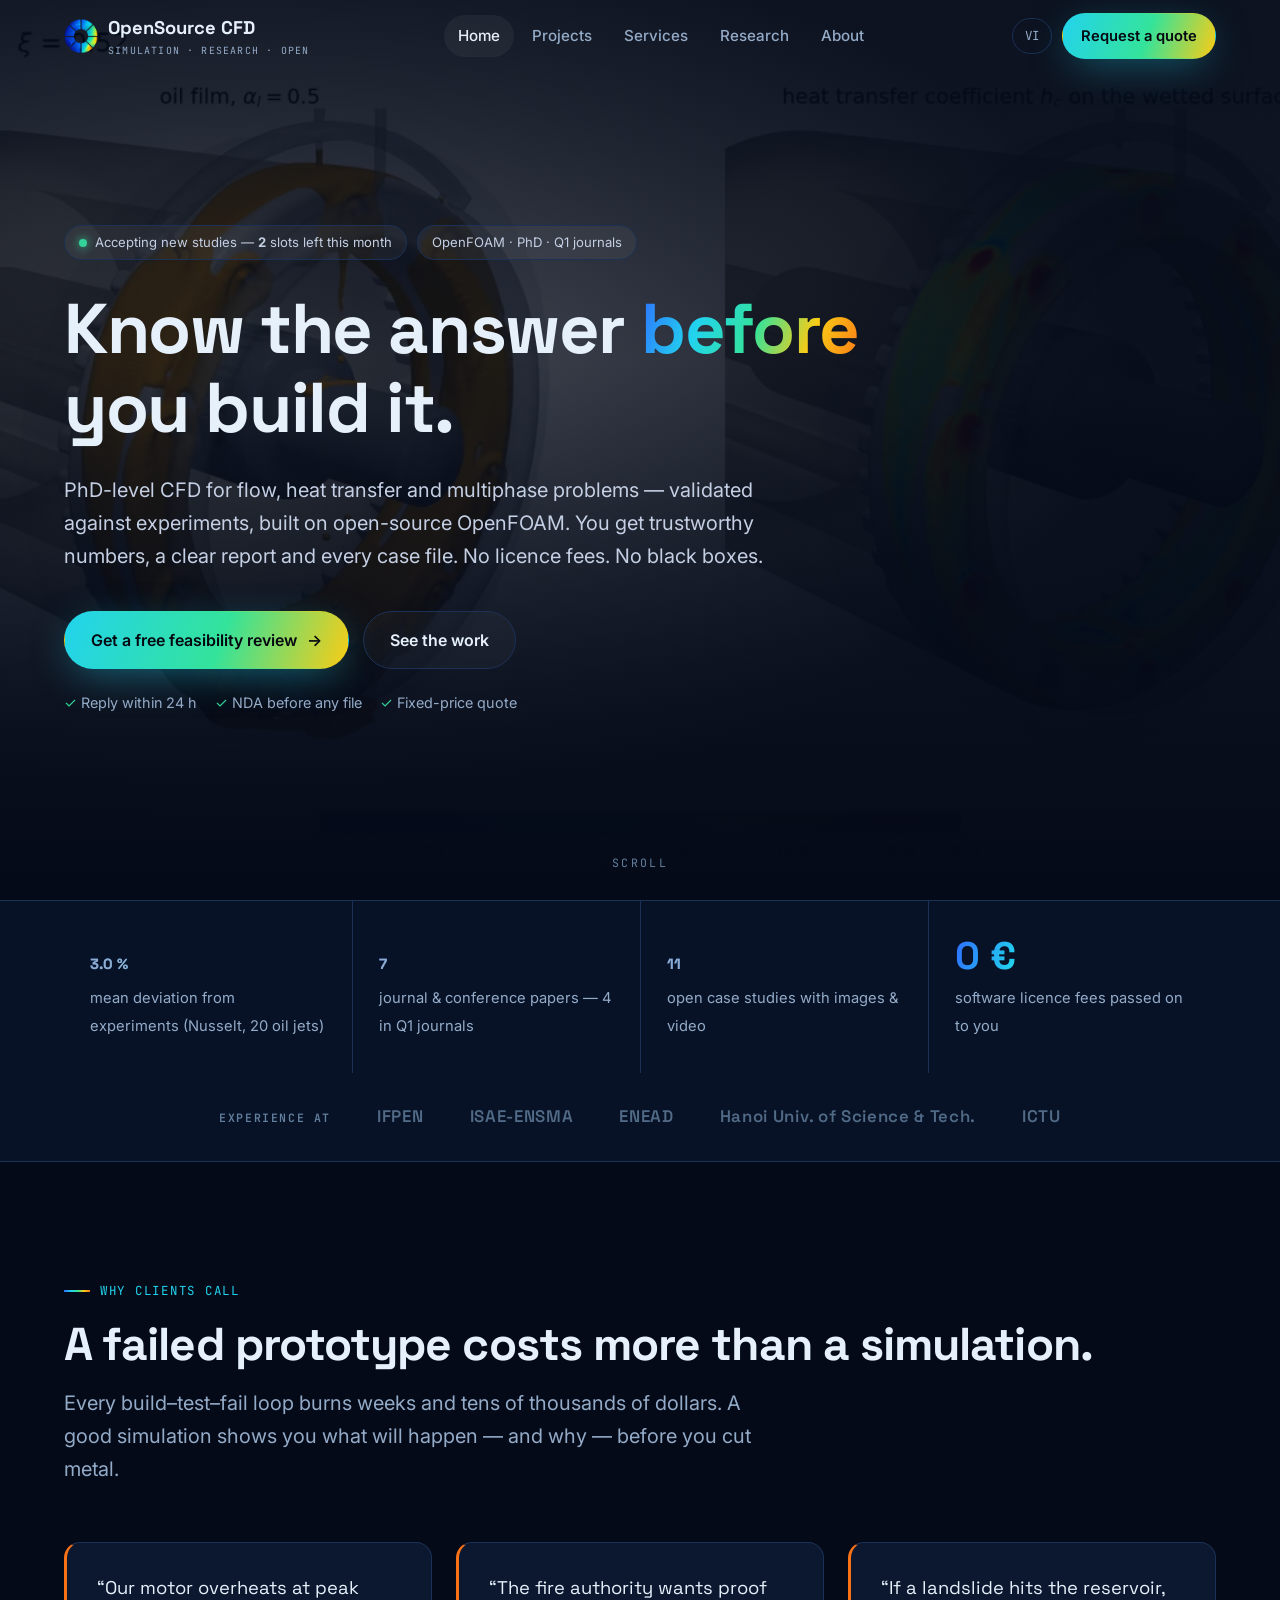
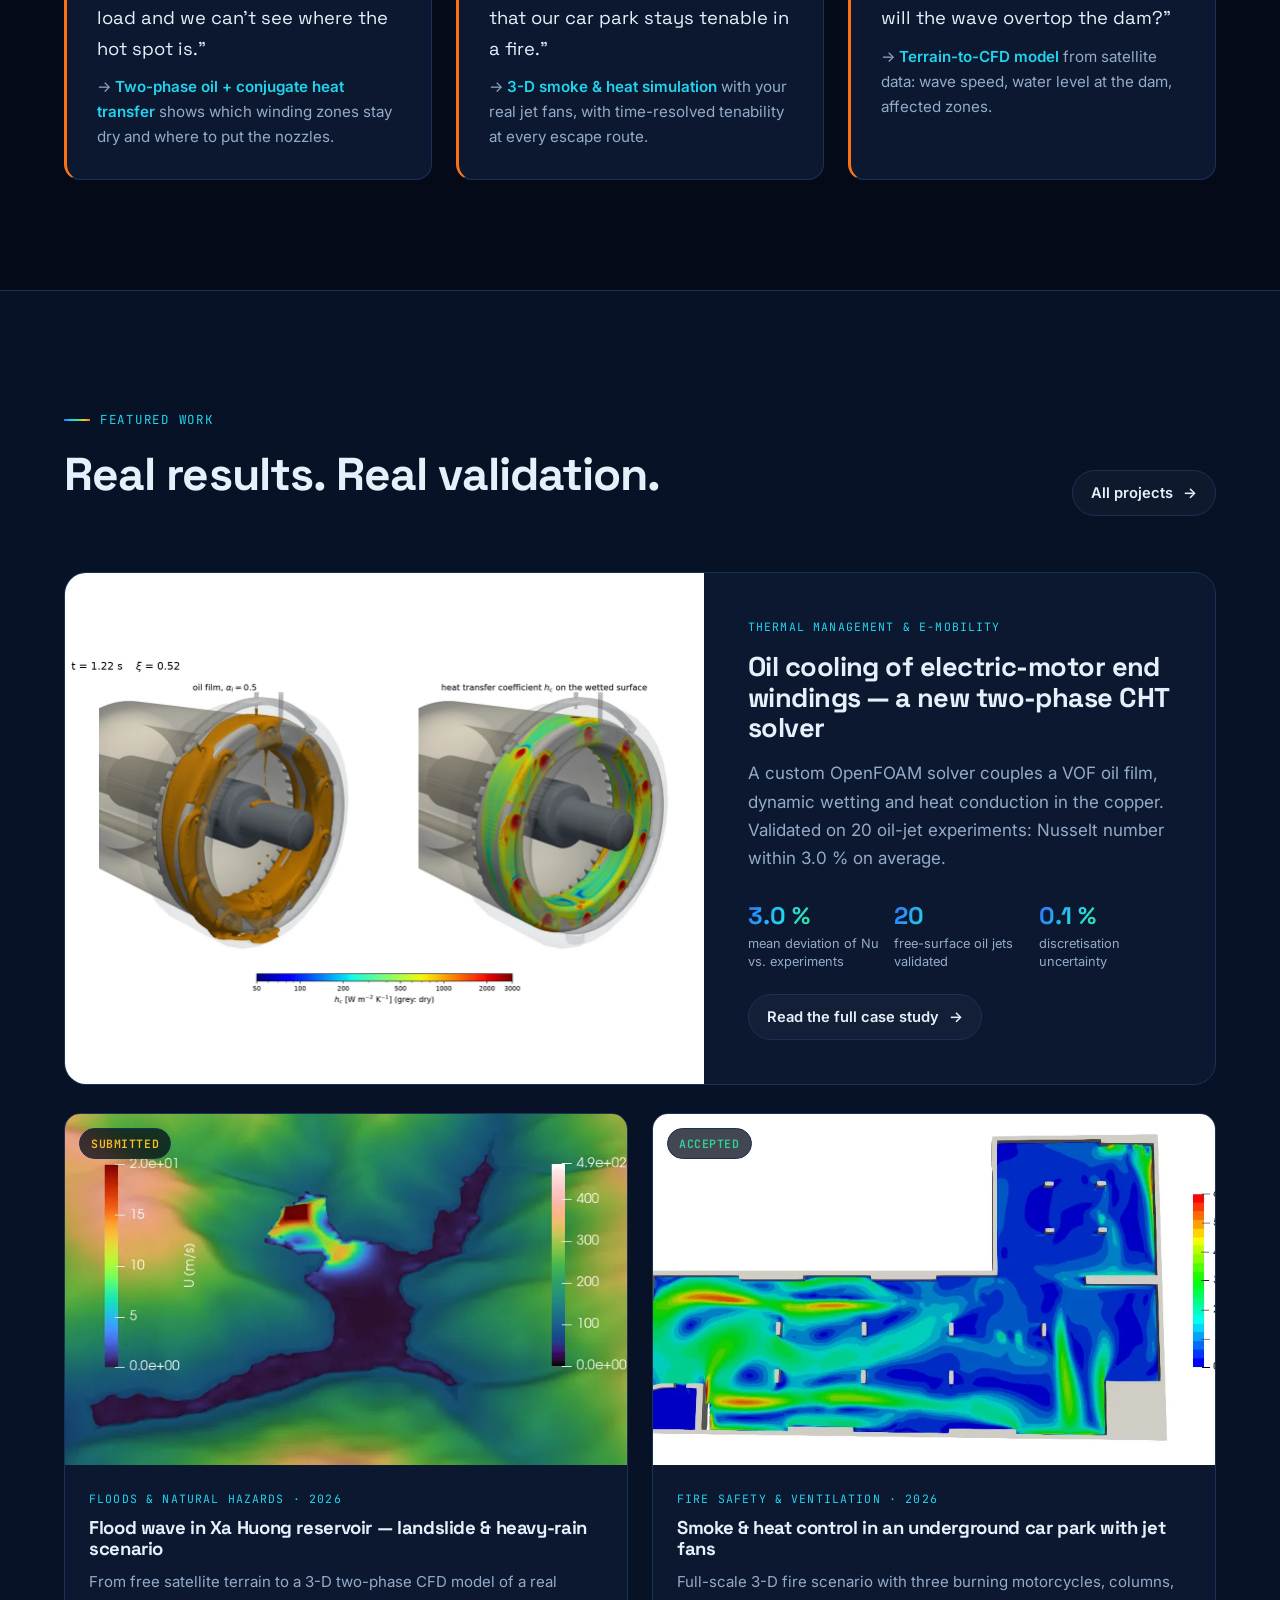
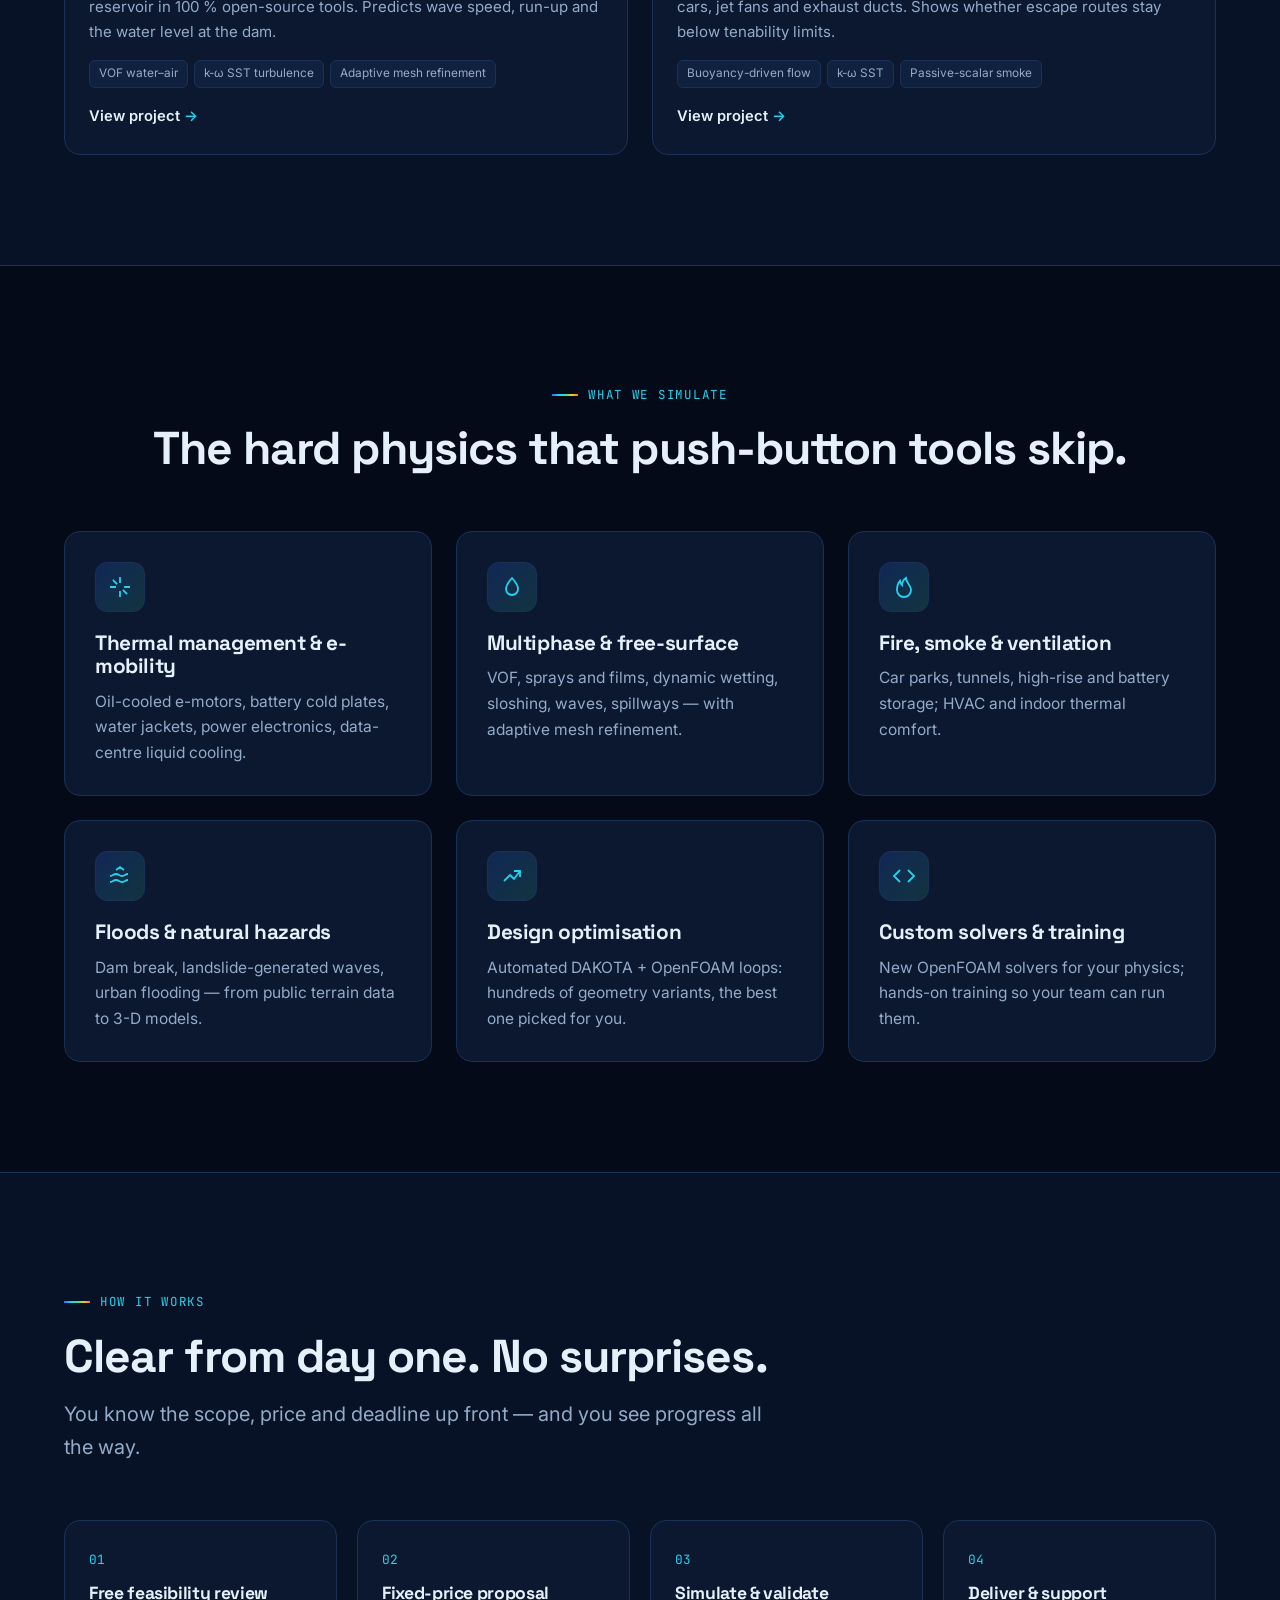
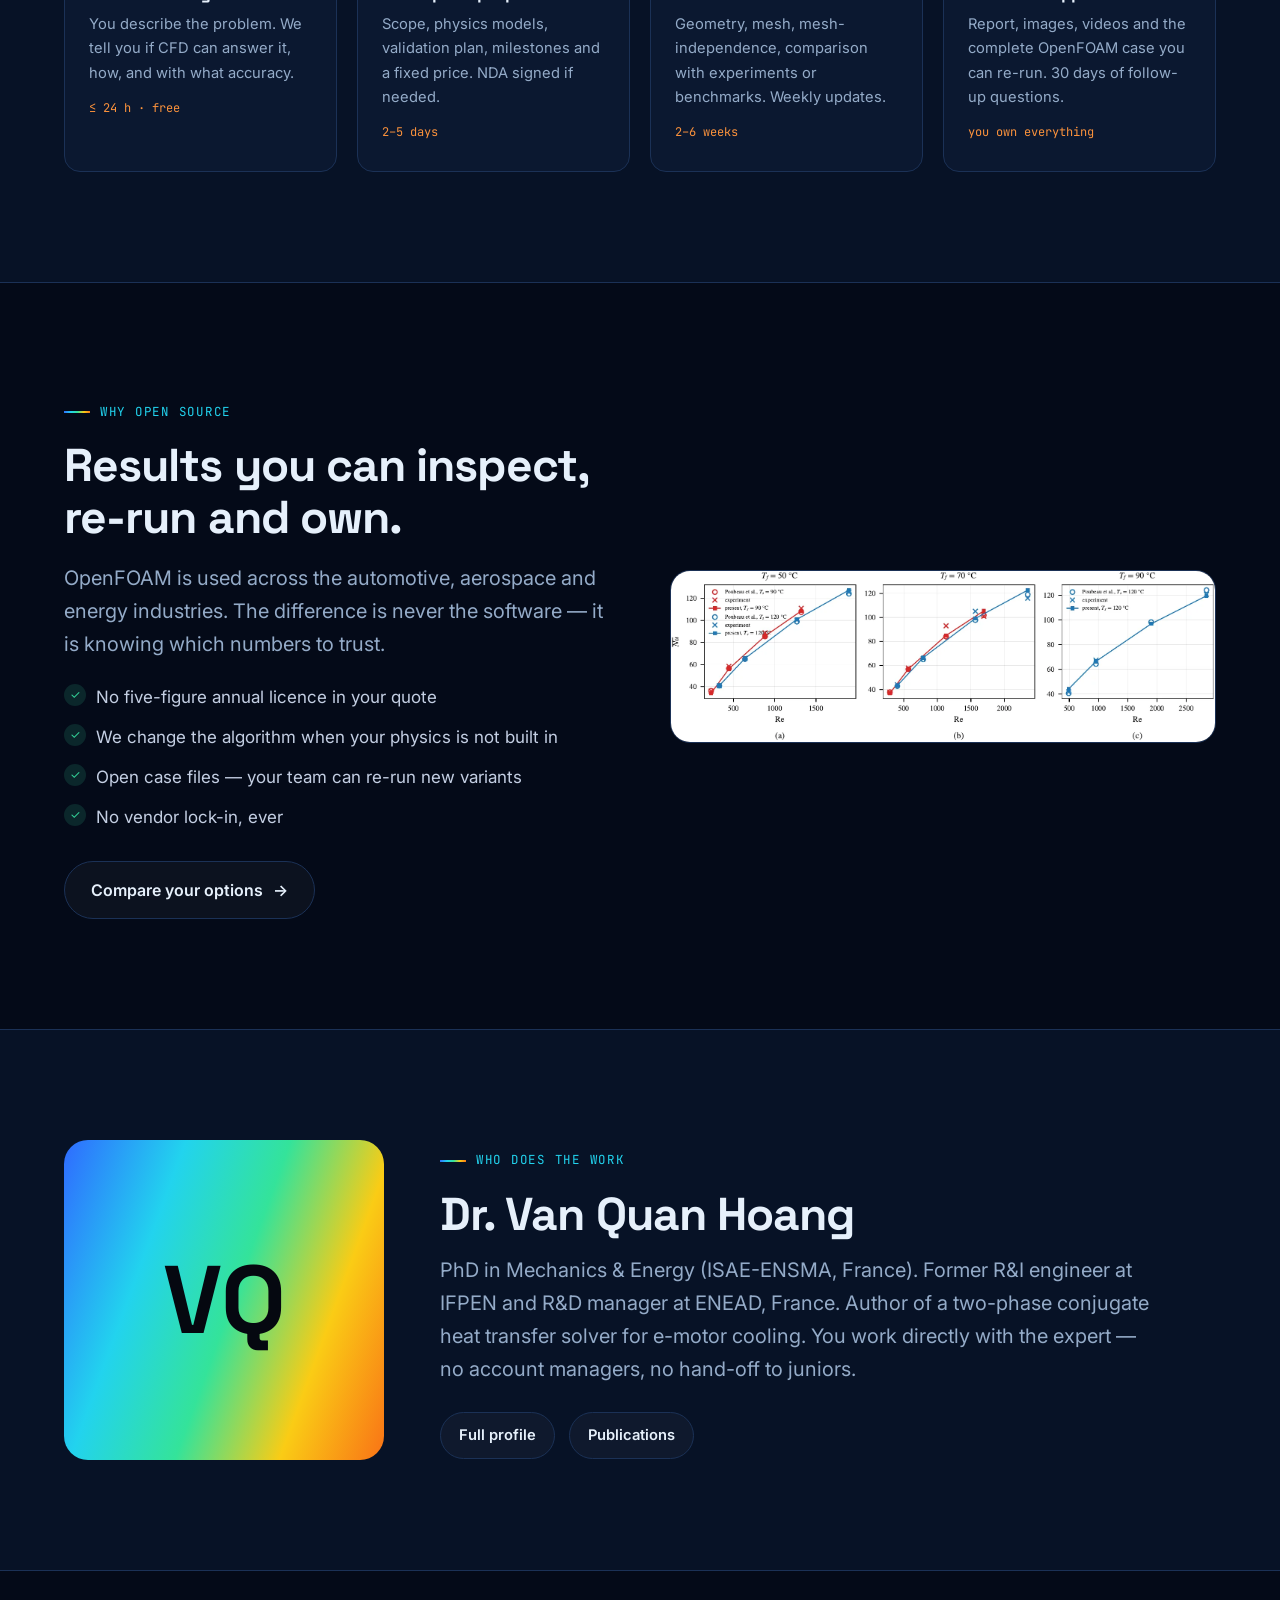
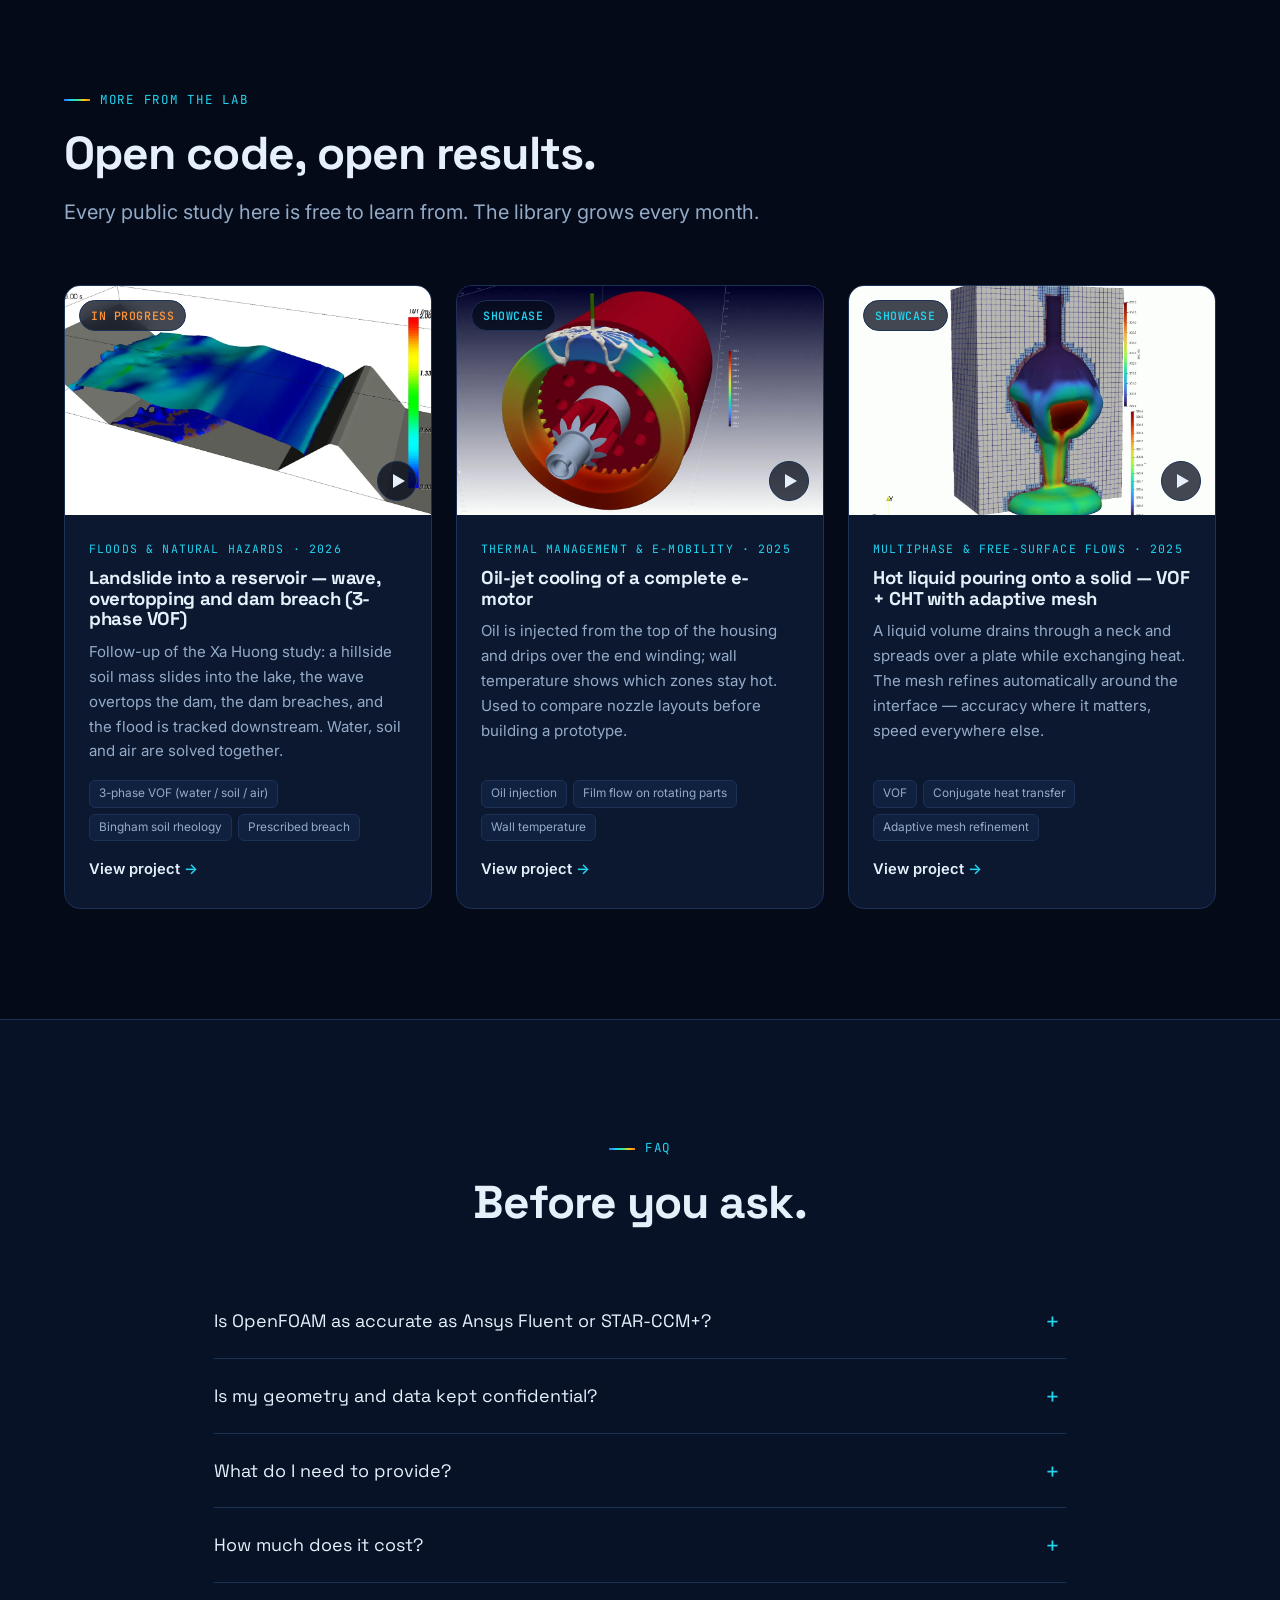
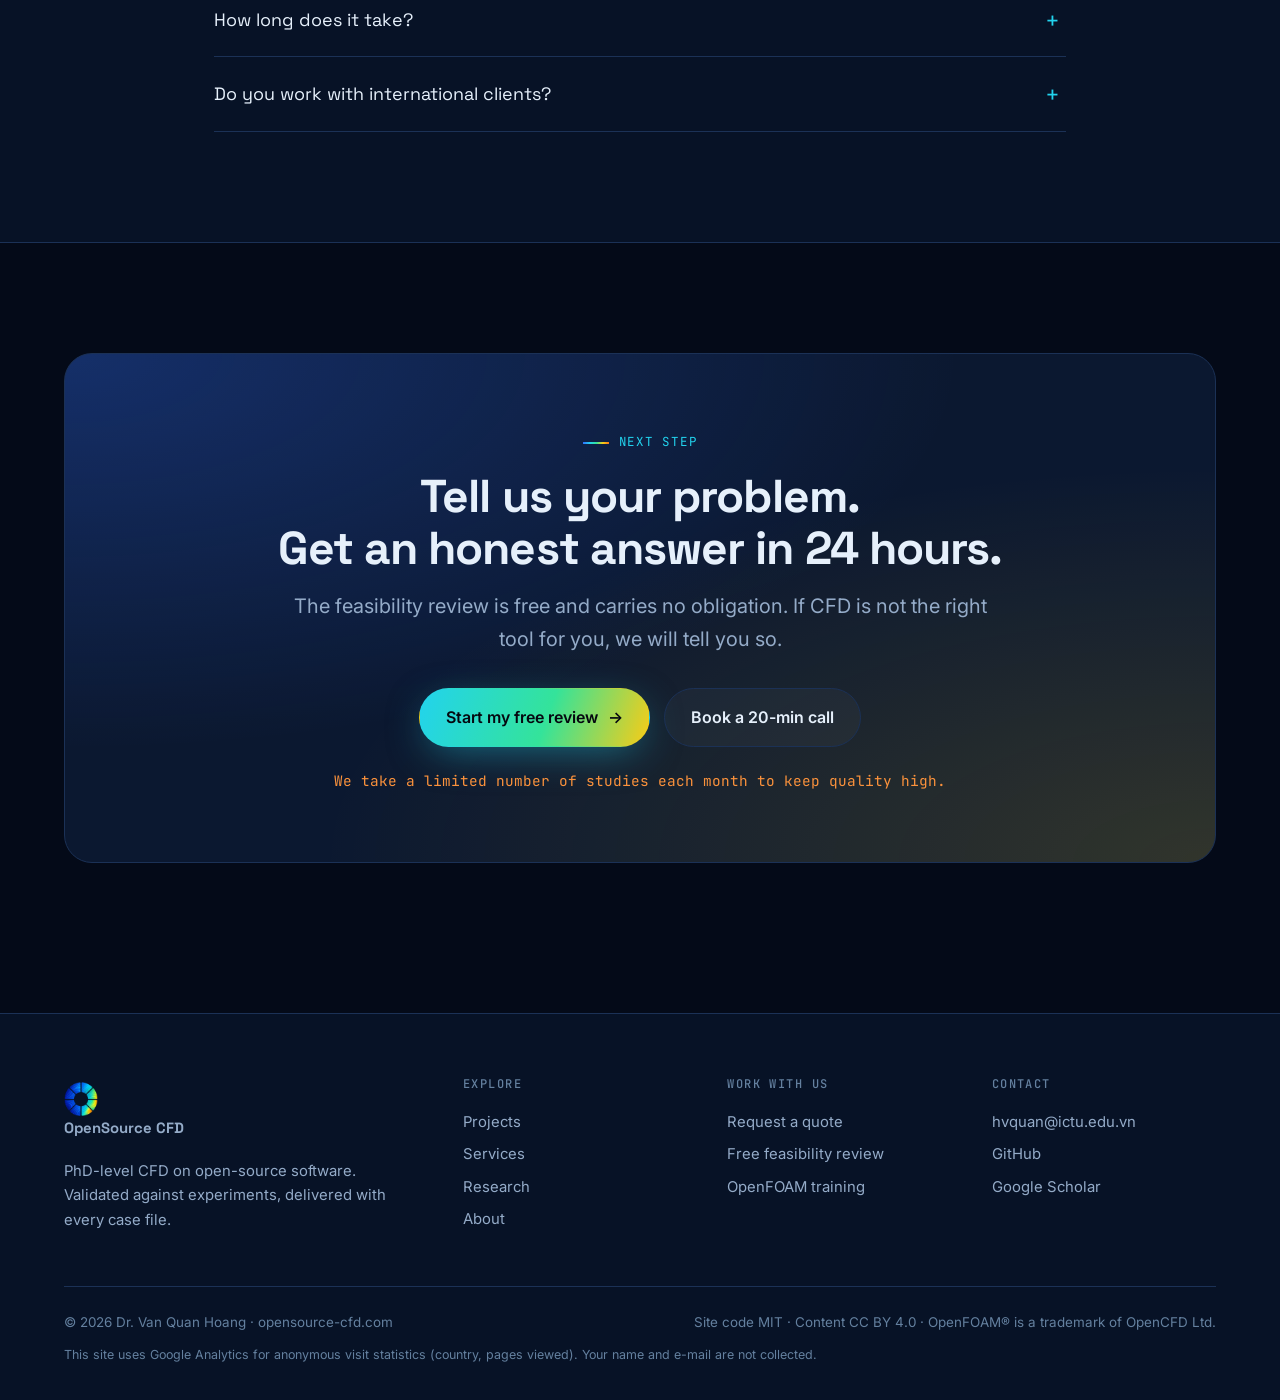
<file: index.html>
<!doctype html>
<html lang="en">
<head>
<meta charset="utf-8">
<meta name="viewport" content="width=device-width, initial-scale=1">
<title>OpenSource CFD — Validated CFD simulation services on OpenFOAM</title>
<meta name="description" content="PhD-level CFD simulation and consulting on OpenFOAM: thermal management of e-motors and batteries, multiphase flows, fire & smoke, floods. Validated against experiments, full case files delivered, no licence fees.">
<meta property="og:title" content="OpenSource CFD — Simulation answers before you build">
<meta property="og:description" content="Validated CFD on open-source software. Free feasibility review within 24 h.">
<meta property="og:image" content="https://opensource-cfd.com/assets/img/projects/cht-vof-end-winding/hero.webp">
<meta property="og:type" content="website">
<link rel="canonical" href="https://opensource-cfd.com/">
<link rel="icon" href="assets/img/logo-32.png" type="image/png" sizes="32x32"><link rel="icon" href="assets/img/logo-64.png" type="image/png" sizes="64x64"><link rel="apple-touch-icon" href="assets/img/logo-180.png">
<link rel="preconnect" href="https://fonts.googleapis.com"><link rel="preconnect" href="https://fonts.gstatic.com" crossorigin>
<link href="https://fonts.googleapis.com/css2?family=Inter:wght@400;500;600;700&family=JetBrains+Mono:wght@400;500&family=Space+Grotesk:wght@500;600;700&display=swap" rel="stylesheet">
<link rel="stylesheet" href="assets/css/site.css">
<script type="application/ld+json">
{"@context":"https://schema.org","@type":"ProfessionalService","name":"OpenSource CFD","url":"https://opensource-cfd.com","description":"CFD simulation and consulting on OpenFOAM","founder":{"@type":"Person","name":"Dr. Van Quan Hoang","jobTitle":"CFD engineer, PhD (ISAE-ENSMA)"},"areaServed":"Worldwide","knowsAbout":["Computational Fluid Dynamics","OpenFOAM","Conjugate heat transfer","Multiphase flow","Fire smoke simulation","Flood simulation"]}
</script>
</head>
<body>

<!-- HERO: outcome-first promise + low-risk CTA -->
<section class="hero">
  <div class="hero-media">
    <video autoplay muted loop playsinline preload="auto" poster="assets/video/end-winding-oil-film.webp">
      <source src="assets/video/end-winding-oil-film.mp4" type="video/mp4">
    </video>
  </div>
  <div class="wrap">
    <div class="hero-badges">
      <span class="chip"><span class="dot"></span><span data-vi="Đang nhận dự án mới — còn <b data-site='slotsThisMonth'>2</b> suất tháng này">Accepting new studies — <b data-site="slotsThisMonth">2</b> slots left this month</span></span>
      <span class="chip">OpenFOAM · PhD · Q1 journals</span>
    </div>
    <h1 data-vi="Biết câu trả lời <span class='grad-text'>trước khi</span> chế tạo.">Know the answer <span class="grad-text">before</span> you build it.</h1>
    <p class="lead" data-vi="Mô phỏng CFD trình độ tiến sĩ cho dòng chảy, truyền nhiệt và đa pha — kiểm chứng với thực nghiệm, chạy trên OpenFOAM mã nguồn mở. Bạn nhận kết quả đáng tin, báo cáo rõ ràng và toàn bộ case file. Không phí bản quyền, không hộp đen.">PhD-level CFD for flow, heat transfer and multiphase problems — validated against experiments, built on open-source OpenFOAM. You get trustworthy numbers, a clear report and every case file. No licence fees. No black boxes.</p>
    <div class="btn-row">
      <a class="btn btn-primary" href="contact.html?type=review"><span data-vi="Nhận đánh giá khả thi miễn phí">Get a free feasibility review</span> <span class="arr">→</span></a>
      <a class="btn btn-ghost" href="projects.html" data-vi="Xem các dự án">See the work</a>
    </div>
    <div class="hero-note">
      <span data-vi="Phản hồi trong 24 giờ">Reply within 24 h</span>
      <span data-vi="Ký NDA trước khi gửi file">NDA before any file</span>
      <span data-vi="Báo giá trọn gói">Fixed-price quote</span>
    </div>
  </div>
  <div class="scroll-cue">SCROLL</div>
</section>

<!-- PROOF: authority + specific numbers -->
<section class="proof">
  <div class="wrap">
    <div class="proof-grid">
      <div class="proof-item"><b class="grad-text"><span data-count="3.0" data-suffix=" %">3.0 %</span></b><span data-vi="sai lệch trung bình so với thực nghiệm (Nusselt, 20 tia dầu)">mean deviation from experiments (Nusselt, 20 oil jets)</span></div>
      <div class="proof-item"><b class="grad-text"><span data-count="7">7</span></b><span data-vi="bài báo khoa học — 4 bài trên tạp chí Q1">journal &amp; conference papers — 4 in Q1 journals</span></div>
      <div class="proof-item"><b class="grad-text"><span data-count="11">11</span></b><span data-vi="dự án công khai, có hình ảnh và video">open case studies with images &amp; video</span></div>
      <div class="proof-item"><b class="grad-text">0 €</b><span data-vi="phí bản quyền phần mềm chuyển sang bạn">software licence fees passed on to you</span></div>
    </div>
  </div>
  <div class="wrap logos">
    <em data-vi="Kinh nghiệm tại">Experience at</em>
    <span>IFPEN</span><span>ISAE-ENSMA</span><span>ENEAD</span><span>Hanoi Univ. of Science &amp; Tech.</span><span>ICTU</span>
  </div>
</section>

<!-- PAIN → GAIN: loss aversion, speak the client's problem -->
<section class="section">
  <div class="wrap">
    <div class="sec-head">
      <span class="eyebrow" data-vi="Vì sao khách hàng tìm đến">Why clients call</span>
      <h2 data-vi="Một mẫu thử hỏng tốn nhiều hơn một lần mô phỏng.">A failed prototype costs more than a simulation.</h2>
      <p class="lead" data-vi="Mỗi vòng thiết kế–chế tạo–thử nghiệm mất hàng tuần và hàng chục nghìn đô. Mô phỏng tốt cho bạn thấy điều gì sẽ xảy ra — và vì sao — trước khi cắt kim loại.">Every build–test–fail loop burns weeks and tens of thousands of dollars. A good simulation shows you what will happen — and why — before you cut metal.</p>
    </div>
    <div class="grid g3">
      <div class="card pain reveal">
        <p class="q" data-vi="“Động cơ quá nhiệt ở tải cao, chúng tôi không biết điểm nóng nằm đâu.”">“Our motor overheats at peak load and we can’t see where the hot spot is.”</p>
        <p class="a" data-vi="→ <b>CFD dầu hai pha + truyền nhiệt liên hợp</b> chỉ ra vùng cuộn dây không được dầu phủ và tối ưu vị trí vòi phun.">→ <b>Two-phase oil + conjugate heat transfer</b> shows which winding zones stay dry and where to put the nozzles.</p>
      </div>
      <div class="card pain reveal">
        <p class="q" data-vi="“Thẩm duyệt PCCC yêu cầu chứng minh hầm xe an toàn khi cháy.”">“The fire authority wants proof that our car park stays tenable in a fire.”</p>
        <p class="a" data-vi="→ <b>Mô phỏng khói & nhiệt 3D</b> với quạt phản lực thật, đánh giá điều kiện thoát nạn theo thời gian.">→ <b>3-D smoke &amp; heat simulation</b> with your real jet fans, with time-resolved tenability at every escape route.</p>
      </div>
      <div class="card pain reveal">
        <p class="q" data-vi="“Nếu sạt lở đổ vào hồ, nước có tràn đập không?”">“If a landslide hits the reservoir, will the wave overtop the dam?”</p>
        <p class="a" data-vi="→ <b>Mô hình địa hình → CFD</b> từ dữ liệu vệ tinh: tốc độ sóng, mực nước tại đập, vùng ảnh hưởng.">→ <b>Terrain-to-CFD model</b> from satellite data: wave speed, water level at the dam, affected zones.</p>
      </div>
    </div>
  </div>
</section>

<!-- FEATURED WORK: show, don't tell -->
<section class="section alt">
  <div class="wrap">
    <div class="sec-head" style="display:flex;justify-content:space-between;align-items:end;gap:30px;flex-wrap:wrap">
      <div>
        <span class="eyebrow" data-vi="Dự án tiêu biểu">Featured work</span>
        <h2 data-vi="Kết quả thật. Kiểm chứng thật.">Real results. Real validation.</h2>
      </div>
      <a class="btn btn-ghost btn-sm" href="projects.html"><span data-vi="Tất cả dự án">All projects</span> <span class="arr">→</span></a>
    </div>
    <div id="featured"></div>
  </div>
</section>

<!-- SERVICES -->
<section class="section">
  <div class="wrap">
    <div class="sec-head center">
      <span class="eyebrow" data-vi="Chuyên môn">What we simulate</span>
      <h2 data-vi="Những bài toán khó mà phần mềm “bấm nút” bỏ qua.">The hard physics that push-button tools skip.</h2>
    </div>
    <div class="grid g3">
      <div class="card reveal">
        <div class="icon"><svg viewBox="0 0 24 24" fill="none" stroke-width="1.8"><path d="M12 2v6m0 8v6M4.9 4.9l4.2 4.2m5.8 5.8 4.2 4.2M2 12h6m8 0h6"/></svg></div>
        <h3 data-vi="Quản lý nhiệt & xe điện">Thermal management &amp; e-mobility</h3>
        <p data-vi="Làm mát động cơ điện bằng dầu, tấm làm mát pin, áo nước, điện tử công suất, trung tâm dữ liệu.">Oil-cooled e-motors, battery cold plates, water jackets, power electronics, data-centre liquid cooling.</p>
      </div>
      <div class="card reveal">
        <div class="icon"><svg viewBox="0 0 24 24" fill="none" stroke-width="1.8"><path d="M12 3s6 6.5 6 11a6 6 0 0 1-12 0c0-4.5 6-11 6-11z"/></svg></div>
        <h3 data-vi="Dòng đa pha & mặt thoáng">Multiphase &amp; free-surface</h3>
        <p data-vi="VOF, phun và màng lỏng, góc tiếp xúc động, sóng, bể chứa, tràn — kể cả lưới thích nghi động.">VOF, sprays and films, dynamic wetting, sloshing, waves, spillways — with adaptive mesh refinement.</p>
      </div>
      <div class="card reveal">
        <div class="icon"><svg viewBox="0 0 24 24" fill="none" stroke-width="1.8"><path d="M12 22c4 0 7-3 7-7 0-5-5-7-5-12-3 2-4 5-4 7-1-1-2-2-2-4-2 2-3 5-3 9 0 4 3 7 7 7z"/></svg></div>
        <h3 data-vi="Cháy, khói & thông gió">Fire, smoke &amp; ventilation</h3>
        <p data-vi="Hầm xe, đường hầm, nhà cao tầng, kho pin; thông gió và tiện nghi nhiệt trong nhà.">Car parks, tunnels, high-rise and battery storage; HVAC and indoor thermal comfort.</p>
      </div>
      <div class="card reveal">
        <div class="icon"><svg viewBox="0 0 24 24" fill="none" stroke-width="1.8"><path d="M2 18c3 0 3-2 6-2s3 2 6 2 3-2 6-2M2 12c3 0 3-2 6-2s3 2 6 2 3-2 6-2M8 6l4-3 4 3"/></svg></div>
        <h3 data-vi="Lũ lụt & thiên tai">Floods &amp; natural hazards</h3>
        <p data-vi="Vỡ đập, sóng do sạt lở, ngập lụt đô thị — từ dữ liệu địa hình công khai đến mô hình 3D.">Dam break, landslide-generated waves, urban flooding — from public terrain data to 3-D models.</p>
      </div>
      <div class="card reveal">
        <div class="icon"><svg viewBox="0 0 24 24" fill="none" stroke-width="1.8"><path d="M4 17l6-6 4 4 6-8"/><path d="M14 7h6v6"/></svg></div>
        <h3 data-vi="Tối ưu hoá thiết kế">Design optimisation</h3>
        <p data-vi="Vòng lặp tự động DAKOTA + OpenFOAM: hàng trăm phương án hình học, chọn ra phương án tốt nhất.">Automated DAKOTA + OpenFOAM loops: hundreds of geometry variants, the best one picked for you.</p>
      </div>
      <div class="card reveal">
        <div class="icon"><svg viewBox="0 0 24 24" fill="none" stroke-width="1.8"><path d="M8 6l-6 6 6 6M16 6l6 6-6 6"/></svg></div>
        <h3 data-vi="Bộ giải tuỳ biến & đào tạo">Custom solvers &amp; training</h3>
        <p data-vi="Viết bộ giải OpenFOAM riêng cho vật lý của bạn; đào tạo đội kỹ sư tự vận hành.">New OpenFOAM solvers for your physics; hands-on training so your team can run them.</p>
      </div>
    </div>
  </div>
</section>

<!-- PROCESS: reduce uncertainty -->
<section class="section alt">
  <div class="wrap">
    <div class="sec-head">
      <span class="eyebrow" data-vi="Quy trình">How it works</span>
      <h2 data-vi="Rõ ràng từ ngày đầu. Không bất ngờ.">Clear from day one. No surprises.</h2>
      <p class="lead" data-vi="Bạn biết trước phạm vi, giá và thời hạn — và luôn thấy tiến độ.">You know the scope, price and deadline up front — and you see progress all the way.</p>
    </div>
    <div class="steps">
      <div class="step reveal"><h3 data-vi="Đánh giá miễn phí">Free feasibility review</h3><p data-vi="Bạn mô tả bài toán. Chúng tôi trả lời: có giải được không, bằng cách nào, độ chính xác kỳ vọng.">You describe the problem. We tell you if CFD can answer it, how, and with what accuracy.</p><div class="when" data-vi="≤ 24 giờ · miễn phí">≤ 24 h · free</div></div>
      <div class="step reveal"><h3 data-vi="Báo giá trọn gói">Fixed-price proposal</h3><p data-vi="Phạm vi, mô hình vật lý, cách kiểm chứng, các mốc bàn giao và giá cố định. Ký NDA nếu cần.">Scope, physics models, validation plan, milestones and a fixed price. NDA signed if needed.</p><div class="when" data-vi="2–5 ngày">2–5 days</div></div>
      <div class="step reveal"><h3 data-vi="Mô phỏng & kiểm chứng">Simulate &amp; validate</h3><p data-vi="Hình học, lưới, độc lập lưới, so sánh với thực nghiệm hoặc lời giải chuẩn. Cập nhật hằng tuần.">Geometry, mesh, mesh-independence, comparison with experiments or benchmarks. Weekly updates.</p><div class="when" data-vi="2–6 tuần">2–6 weeks</div></div>
      <div class="step reveal"><h3 data-vi="Bàn giao & hỗ trợ">Deliver &amp; support</h3><p data-vi="Báo cáo, hình ảnh, video, toàn bộ case OpenFOAM bạn có thể chạy lại. 30 ngày hỗ trợ câu hỏi.">Report, images, videos and the complete OpenFOAM case you can re-run. 30 days of follow-up questions.</p><div class="when" data-vi="bạn sở hữu mọi thứ">you own everything</div></div>
    </div>
  </div>
</section>

<!-- WHY OPEN SOURCE: reframe objection into advantage -->
<section class="section">
  <div class="wrap split">
    <div>
      <span class="eyebrow" data-vi="Vì sao mã nguồn mở">Why open source</span>
      <h2 data-vi="Kết quả bạn có thể kiểm tra, chạy lại và sở hữu.">Results you can inspect, re-run and own.</h2>
      <p class="lead" style="margin-top:18px" data-vi="OpenFOAM được dùng bởi các hãng ô tô, hàng không và năng lượng lớn nhất thế giới. Khác biệt không nằm ở phần mềm — mà ở người biết phải tin vào con số nào.">OpenFOAM is used across the automotive, aerospace and energy industries. The difference is never the software — it is knowing which numbers to trust.</p>
      <ul class="checks">
        <li data-vi="Không phí bản quyền hàng chục nghìn đô mỗi năm">No five-figure annual licence in your quote</li>
        <li data-vi="Được sửa thuật toán khi vật lý của bạn không có sẵn">We change the algorithm when your physics is not built in</li>
        <li data-vi="Case file mở — đội của bạn chạy lại cho phương án mới">Open case files — your team can re-run new variants</li>
        <li data-vi="Không bị khoá vào nhà cung cấp">No vendor lock-in, ever</li>
      </ul>
      <a class="btn btn-ghost" href="services.html#compare"><span data-vi="So sánh các lựa chọn">Compare your options</span> <span class="arr">→</span></a>
    </div>
    <div class="media lightboxable"><img src="assets/img/projects/cht-vof-end-winding/nu-re.webp" alt="Validation: Nusselt number vs Reynolds number against experiments"></div>
  </div>
</section>

<!-- FOUNDER: personal authority + liking -->
<section class="section alt">
  <div class="wrap founder">
    <div class="avatar reveal">VQ<!-- add <img src="assets/img/founder.jpg" alt=""> here --></div>
    <div class="reveal">
      <span class="eyebrow" data-vi="Người thực hiện">Who does the work</span>
      <h2 data-vi="TS. Hoàng Văn Quản">Dr. Van Quan Hoang</h2>
      <p class="lead" style="margin-top:14px" data-vi="Tiến sĩ Cơ học & Năng lượng (ISAE-ENSMA, Pháp). Từng là kỹ sư R&I tại IFPEN và Trưởng R&D tại ENEAD (Pháp). Tác giả bộ giải truyền nhiệt liên hợp hai pha cho làm mát động cơ điện. Bạn làm việc trực tiếp với chuyên gia — không qua trung gian, không giao cho thực tập sinh.">PhD in Mechanics &amp; Energy (ISAE-ENSMA, France). Former R&amp;I engineer at IFPEN and R&amp;D manager at ENEAD, France. Author of a two-phase conjugate heat transfer solver for e-motor cooling. You work directly with the expert — no account managers, no hand-off to juniors.</p>
      <div class="btn-row" style="margin-top:26px">
        <a class="btn btn-ghost btn-sm" href="about.html" data-vi="Hồ sơ đầy đủ">Full profile</a>
        <a class="btn btn-ghost btn-sm" href="research.html" data-vi="Công bố khoa học">Publications</a>
      </div>
    </div>
  </div>
</section>

<!-- MORE WORK -->
<section class="section">
  <div class="wrap">
    <div class="sec-head">
      <span class="eyebrow" data-vi="Thêm từ phòng lab">More from the lab</span>
      <h2 data-vi="Mã nguồn mở, kết quả mở.">Open code, open results.</h2>
      <p class="lead" data-vi="Mọi dự án công khai ở đây đều có thể tham khảo miễn phí. Thư viện được cập nhật liên tục.">Every public study here is free to learn from. The library grows every month.</p>
    </div>
    <div class="grid g3" id="latest"></div>
  </div>
</section>

<!-- FAQ: handle objections -->
<section class="section alt">
  <div class="wrap" style="max-width:900px">
    <div class="sec-head center">
      <span class="eyebrow" data-vi="Câu hỏi thường gặp">FAQ</span>
      <h2 data-vi="Trước khi bạn hỏi.">Before you ask.</h2>
    </div>
    <div class="faq">
      <details><summary data-vi="OpenFOAM có chính xác bằng Ansys Fluent hay STAR-CCM+ không?">Is OpenFOAM as accurate as Ansys Fluent or STAR-CCM+?</summary><p data-vi="Độ chính xác đến từ mô hình vật lý, chất lượng lưới và kiểm chứng — không phải nhãn phần mềm. Mọi nghiên cứu của chúng tôi đều kèm kiểm tra độc lập lưới và so sánh với thực nghiệm hoặc lời giải chuẩn, ví dụ Nusselt lệch 3,0 % so với 20 thí nghiệm tia dầu.">Accuracy comes from the physics models, mesh quality and validation — not from the software brand. Every study includes a mesh-independence check and a comparison with experiments or reference solutions; for example, our oil-jet solver is within 3.0 % of 20 experiments.</p></details>
      <details><summary data-vi="Dữ liệu và thiết kế của tôi có được bảo mật?">Is my geometry and data kept confidential?</summary><p data-vi="Có. Chúng tôi ký NDA trước khi nhận bất kỳ file nào. Dự án của khách hàng không bao giờ được công bố nếu không có sự đồng ý bằng văn bản.">Yes. We sign an NDA before receiving any file. Client projects are never published without written permission.</p></details>
      <details><summary data-vi="Tôi cần cung cấp những gì?">What do I need to provide?</summary><p data-vi="Một mô tả ngắn và câu hỏi bạn muốn trả lời là đủ để bắt đầu. Sau đó: CAD (STEP/STL), điều kiện vận hành, tính chất vật liệu và dữ liệu đo nếu có.">A short description and the question you want answered is enough to start. Later: CAD (STEP/STL), operating conditions, material properties and any measured data you have.</p></details>
      <details><summary data-vi="Chi phí bao nhiêu?">How much does it cost?</summary><p data-vi="Mỗi dự án được báo giá trọn gói sau buổi đánh giá miễn phí. Một nghiên cứu điển hình rẻ hơn một vòng chế tạo mẫu thử — và rẻ hơn nhiều so với một năm bản quyền phần mềm thương mại.">Every study gets a fixed price after the free review. A typical study costs less than one prototype iteration — and far less than one year of a commercial CFD licence.</p></details>
      <details><summary data-vi="Mất bao lâu?">How long does it take?</summary><p data-vi="Đánh giá khả thi: 24 giờ. Nghiên cứu tiêu chuẩn: 2–6 tuần tùy độ phức tạp. Có thể làm gấp khi cần.">Feasibility review: 24 h. Standard study: 2–6 weeks depending on complexity. Express timelines are possible.</p></details>
      <details><summary data-vi="Các bạn có làm việc với khách hàng quốc tế?">Do you work with international clients?</summary><p data-vi="Có. Chúng tôi làm việc bằng tiếng Anh, tiếng Pháp và tiếng Việt, từ xa với khách hàng ở mọi múi giờ.">Yes. We work in English, French and Vietnamese, remotely, with clients in any time zone.</p></details>
    </div>
  </div>
</section>

<!-- FINAL CTA: reciprocity + honest scarcity -->
<section class="section">
  <div class="wrap">
    <div class="cta-band">
      <span class="eyebrow" data-vi="Bước tiếp theo">Next step</span>
      <h2 data-vi="Kể cho chúng tôi bài toán của bạn.<br>Nhận câu trả lời trung thực trong 24 giờ.">Tell us your problem.<br>Get an honest answer in 24 hours.</h2>
      <p class="lead" data-vi="Đánh giá khả thi hoàn toàn miễn phí, không ràng buộc. Nếu CFD không phải công cụ phù hợp, chúng tôi sẽ nói thẳng.">The feasibility review is free and carries no obligation. If CFD is not the right tool for you, we will tell you so.</p>
      <div class="btn-row">
        <a class="btn btn-primary" href="contact.html?type=review"><span data-vi="Bắt đầu đánh giá miễn phí">Start my free review</span> <span class="arr">→</span></a>
        <a class="btn btn-ghost" data-booking hidden href="#" data-vi="Đặt lịch gọi 20 phút">Book a 20-min call</a>
      </div>
      <p class="scarcity" data-vi="Mỗi tháng chỉ nhận số lượng dự án giới hạn để đảm bảo chất lượng.">We take a limited number of studies each month to keep quality high.</p>
    </div>
  </div>
</section>

<script src="assets/js/config.js"></script>
<script src="assets/js/projects-data.js"></script>
<script src="assets/js/site.js"></script>
</body>
</html>
</file>
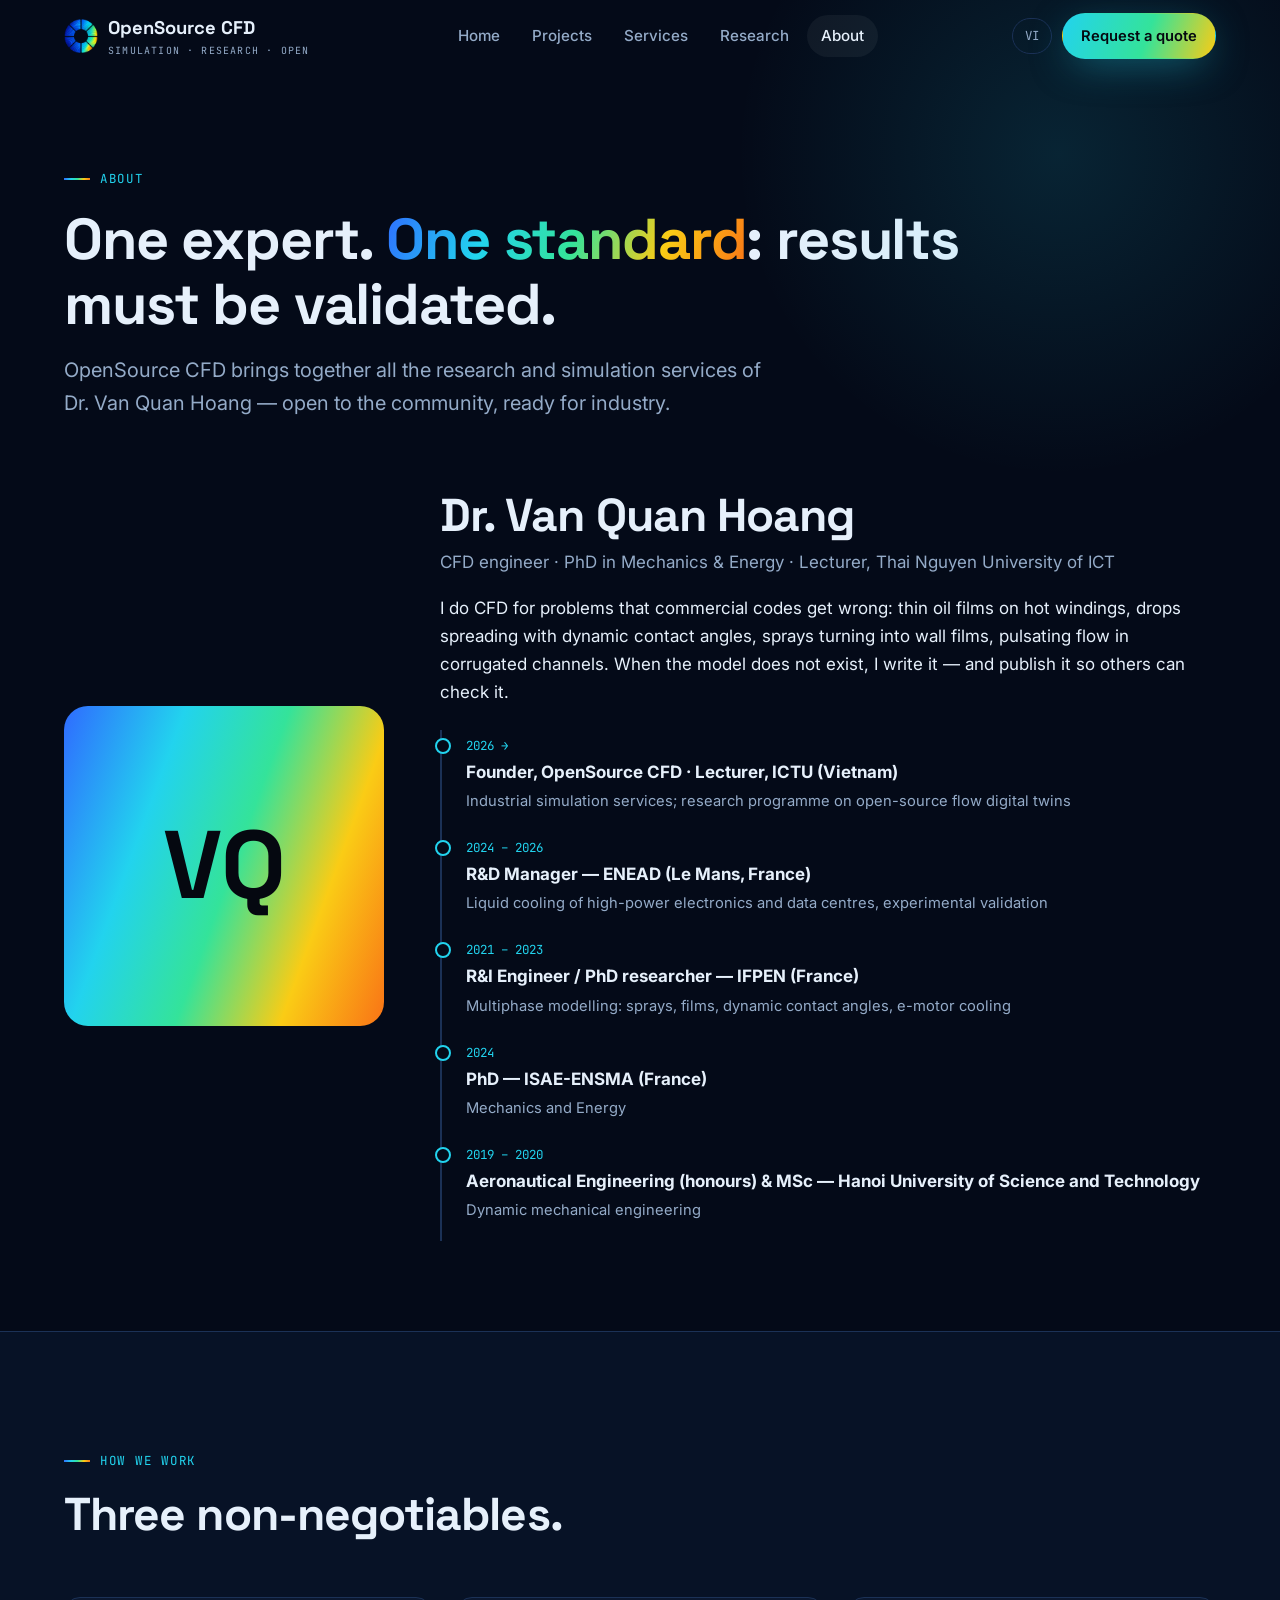
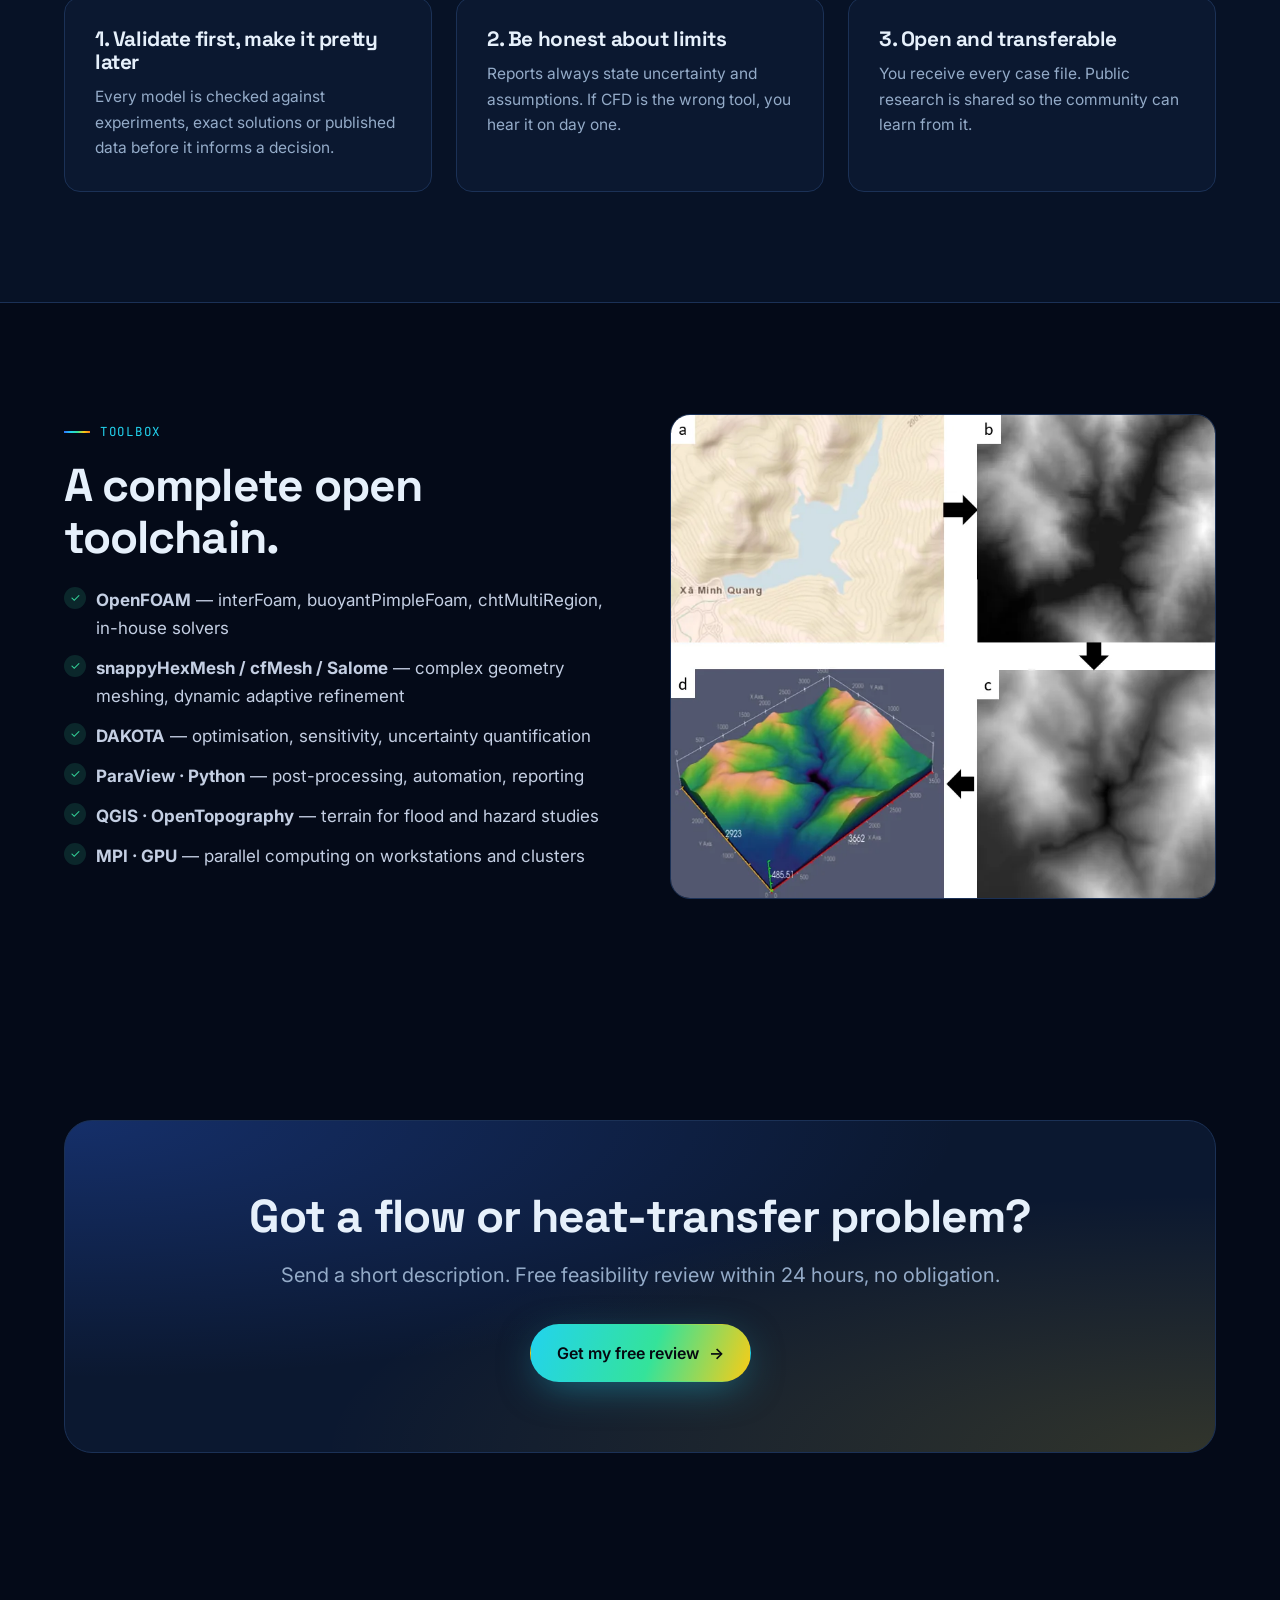
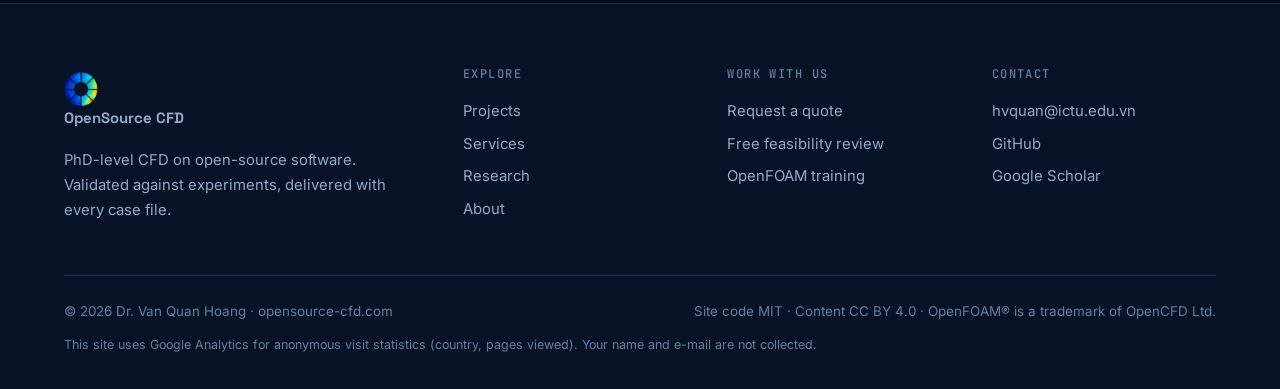
<file: about.html>
<!doctype html>
<html lang="en">
<head>
<meta charset="utf-8">
<meta name="viewport" content="width=device-width, initial-scale=1">
<title>About Dr. Van Quan Hoang — OpenSource CFD</title>
<meta name="description" content="CFD engineer with a PhD from ISAE-ENSMA, former IFPEN and ENEAD (France). Open-source simulation for industry and research.">
<meta property="og:title" content="About Dr. Van Quan Hoang — OpenSource CFD">
<meta property="og:description" content="CFD engineer with a PhD from ISAE-ENSMA, former IFPEN and ENEAD (France). Open-source simulation for industry and research.">
<meta property="og:image" content="https://opensource-cfd.com/assets/img/projects/cht-vof-end-winding/hero.webp">
<link rel="canonical" href="https://opensource-cfd.com/about.html">
<link rel="icon" href="assets/img/logo-32.png" type="image/png" sizes="32x32"><link rel="icon" href="assets/img/logo-64.png" type="image/png" sizes="64x64"><link rel="apple-touch-icon" href="assets/img/logo-180.png">
<link rel="preconnect" href="https://fonts.googleapis.com"><link rel="preconnect" href="https://fonts.gstatic.com" crossorigin>
<link href="https://fonts.googleapis.com/css2?family=Inter:wght@400;500;600;700&family=JetBrains+Mono:wght@400;500&family=Space+Grotesk:wght@500;600;700&display=swap" rel="stylesheet">
<link rel="stylesheet" href="assets/css/site.css">
</head>
<body>
<section class="page-head"><div class="wrap">
  <span class="eyebrow" data-vi="Giới thiệu">About</span>
  <h1 data-vi="Một chuyên gia. <span class='grad-text'>Một tiêu chuẩn</span>: kết quả phải được kiểm chứng.">One expert. <span class="grad-text">One standard</span>: results must be validated.</h1>
  <p class="lead" data-vi="OpenSource CFD là nơi tập hợp toàn bộ nghiên cứu và dịch vụ mô phỏng của TS. Hoàng Văn Quản — mở cho cộng đồng, sẵn sàng cho doanh nghiệp.">OpenSource CFD brings together all the research and simulation services of Dr. Van Quan Hoang — open to the community, ready for industry.</p>
</div></section>

<section style="padding-bottom:90px"><div class="wrap founder">
  <div class="avatar">VQ<!-- replace with: <img src="assets/img/founder.jpg" alt="Dr. Van Quan Hoang"> --></div>
  <div>
    <h2 data-vi="TS. Hoàng Văn Quản">Dr. Van Quan Hoang</h2>
    <p class="muted" style="margin:6px 0 18px" data-vi="Kỹ sư CFD · Tiến sĩ Cơ học & Năng lượng · Giảng viên ĐH CNTT&TT Thái Nguyên">CFD engineer · PhD in Mechanics &amp; Energy · Lecturer, Thai Nguyen University of ICT</p>
    <p data-vi="Tôi làm CFD cho những bài toán mà phần mềm thương mại không giải đúng: màng dầu mỏng trên cuộn dây nóng, giọt loang với góc tiếp xúc động, phun va chạm thành màng, dòng xung trong kênh sóng. Khi mô hình chưa tồn tại, tôi viết nó — và công bố nó để cộng đồng kiểm tra.">I do CFD for problems that commercial codes get wrong: thin oil films on hot windings, drops spreading with dynamic contact angles, sprays turning into wall films, pulsating flow in corrugated channels. When the model does not exist, I write it — and publish it so others can check it.</p>
    <ul class="timeline">
      <li><span class="yr">2026 →</span><b data-vi="Sáng lập OpenSource CFD · Giảng viên, ICTU">Founder, OpenSource CFD · Lecturer, ICTU (Vietnam)</b><span data-vi="Mô phỏng cho doanh nghiệp, đề tài Digital Twin dòng chảy mã nguồn mở">Industrial simulation services; research programme on open-source flow digital twins</span></li>
      <li><span class="yr">2024 – 2026</span><b data-vi="Trưởng R&D — ENEAD (Le Mans, Pháp)">R&amp;D Manager — ENEAD (Le Mans, France)</b><span data-vi="Làm mát chất lỏng cho điện tử công suất cao và trung tâm dữ liệu, kiểm chứng thực nghiệm">Liquid cooling of high-power electronics and data centres, experimental validation</span></li>
      <li><span class="yr">2021 – 2023</span><b data-vi="Kỹ sư R&I / NCS — IFPEN (Pháp)">R&amp;I Engineer / PhD researcher — IFPEN (France)</b><span data-vi="Mô hình đa pha: phun, màng lỏng, góc tiếp xúc động, làm mát động cơ điện">Multiphase modelling: sprays, films, dynamic contact angles, e-motor cooling</span></li>
      <li><span class="yr">2024</span><b data-vi="Tiến sĩ — ISAE-ENSMA (Pháp)">PhD — ISAE-ENSMA (France)</b><span data-vi="Cơ học và Năng lượng">Mechanics and Energy</span></li>
      <li><span class="yr">2019 – 2020</span><b data-vi="Kỹ sư CLC Cơ khí hàng không & Thạc sĩ — ĐH Bách khoa Hà Nội">Aeronautical Engineering (honours) &amp; MSc — Hanoi University of Science and Technology</b><span data-vi="Kỹ thuật cơ khí động lực">Dynamic mechanical engineering</span></li>
    </ul>
  </div>
</div></section>

<section class="section alt"><div class="wrap">
  <div class="sec-head"><span class="eyebrow" data-vi="Cách chúng tôi làm việc">How we work</span><h2 data-vi="Ba nguyên tắc không thương lượng.">Three non-negotiables.</h2></div>
  <div class="grid g3">
    <div class="card reveal"><h3 data-vi="1. Kiểm chứng trước, đẹp sau">1. Validate first, make it pretty later</h3><p data-vi="Mỗi mô hình được so sánh với thực nghiệm, lời giải chính xác hoặc tài liệu đã công bố trước khi dùng cho quyết định.">Every model is checked against experiments, exact solutions or published data before it informs a decision.</p></div>
    <div class="card reveal"><h3 data-vi="2. Nói thẳng về giới hạn">2. Be honest about limits</h3><p data-vi="Báo cáo luôn ghi rõ độ bất định và giả thiết. Nếu CFD không phải công cụ phù hợp, bạn sẽ biết ngay từ đầu.">Reports always state uncertainty and assumptions. If CFD is the wrong tool, you hear it on day one.</p></div>
    <div class="card reveal"><h3 data-vi="3. Mở và chuyển giao">3. Open and transferable</h3><p data-vi="Bạn nhận toàn bộ case file. Nghiên cứu công khai được chia sẻ để cộng đồng học hỏi.">You receive every case file. Public research is shared so the community can learn from it.</p></div>
  </div>
</div></section>

<section class="section"><div class="wrap split">
  <div>
    <span class="eyebrow" data-vi="Công cụ">Toolbox</span>
    <h2 data-vi="Chuỗi công cụ mở, đầy đủ.">A complete open toolchain.</h2>
    <ul class="checks">
      <li><b>OpenFOAM</b> — <span data-vi="interFoam, buoyantPimpleFoam, chtMultiRegion, bộ giải tự phát triển">interFoam, buoyantPimpleFoam, chtMultiRegion, in-house solvers</span></li>
      <li><b>snappyHexMesh / cfMesh / Salome</b> — <span data-vi="chia lưới hình học phức tạp, lưới thích nghi động">complex geometry meshing, dynamic adaptive refinement</span></li>
      <li><b>DAKOTA</b> — <span data-vi="tối ưu hóa, phân tích độ nhạy, định lượng bất định">optimisation, sensitivity, uncertainty quantification</span></li>
      <li><b>ParaView · Python</b> — <span data-vi="hậu xử lý, tự động hóa, báo cáo">post-processing, automation, reporting</span></li>
      <li><b>QGIS · OpenTopography</b> — <span data-vi="địa hình cho bài toán lũ và thiên tai">terrain for flood and hazard studies</span></li>
      <li><b>MPI · GPU</b> — <span data-vi="tính toán song song trên máy trạm và cụm">parallel computing on workstations and clusters</span></li>
    </ul>
  </div>
  <div class="media lightboxable"><img src="assets/img/projects/xa-huong-flood/terrain-pipeline.webp" alt="Terrain-to-CFD pipeline"></div>
</div></section>

<section class="section"><div class="wrap"><div class="cta-band">
  <h2 data-vi="Bạn có bài toán dòng chảy hoặc truyền nhiệt?">Got a flow or heat-transfer problem?</h2>
  <p class="lead" data-vi="Gửi mô tả ngắn. Đánh giá khả thi miễn phí trong 24 giờ, không ràng buộc.">Send a short description. Free feasibility review within 24 hours, no obligation.</p>
  <div class="btn-row"><a class="btn btn-primary" href="contact.html?type=review"><span data-vi="Nhận đánh giá miễn phí">Get my free review</span> <span class="arr">→</span></a></div>
</div></div></section>

<script src="assets/js/config.js"></script>
<script src="assets/js/projects-data.js"></script>
<script src="assets/js/site.js"></script>
</body>
</html>
</file>
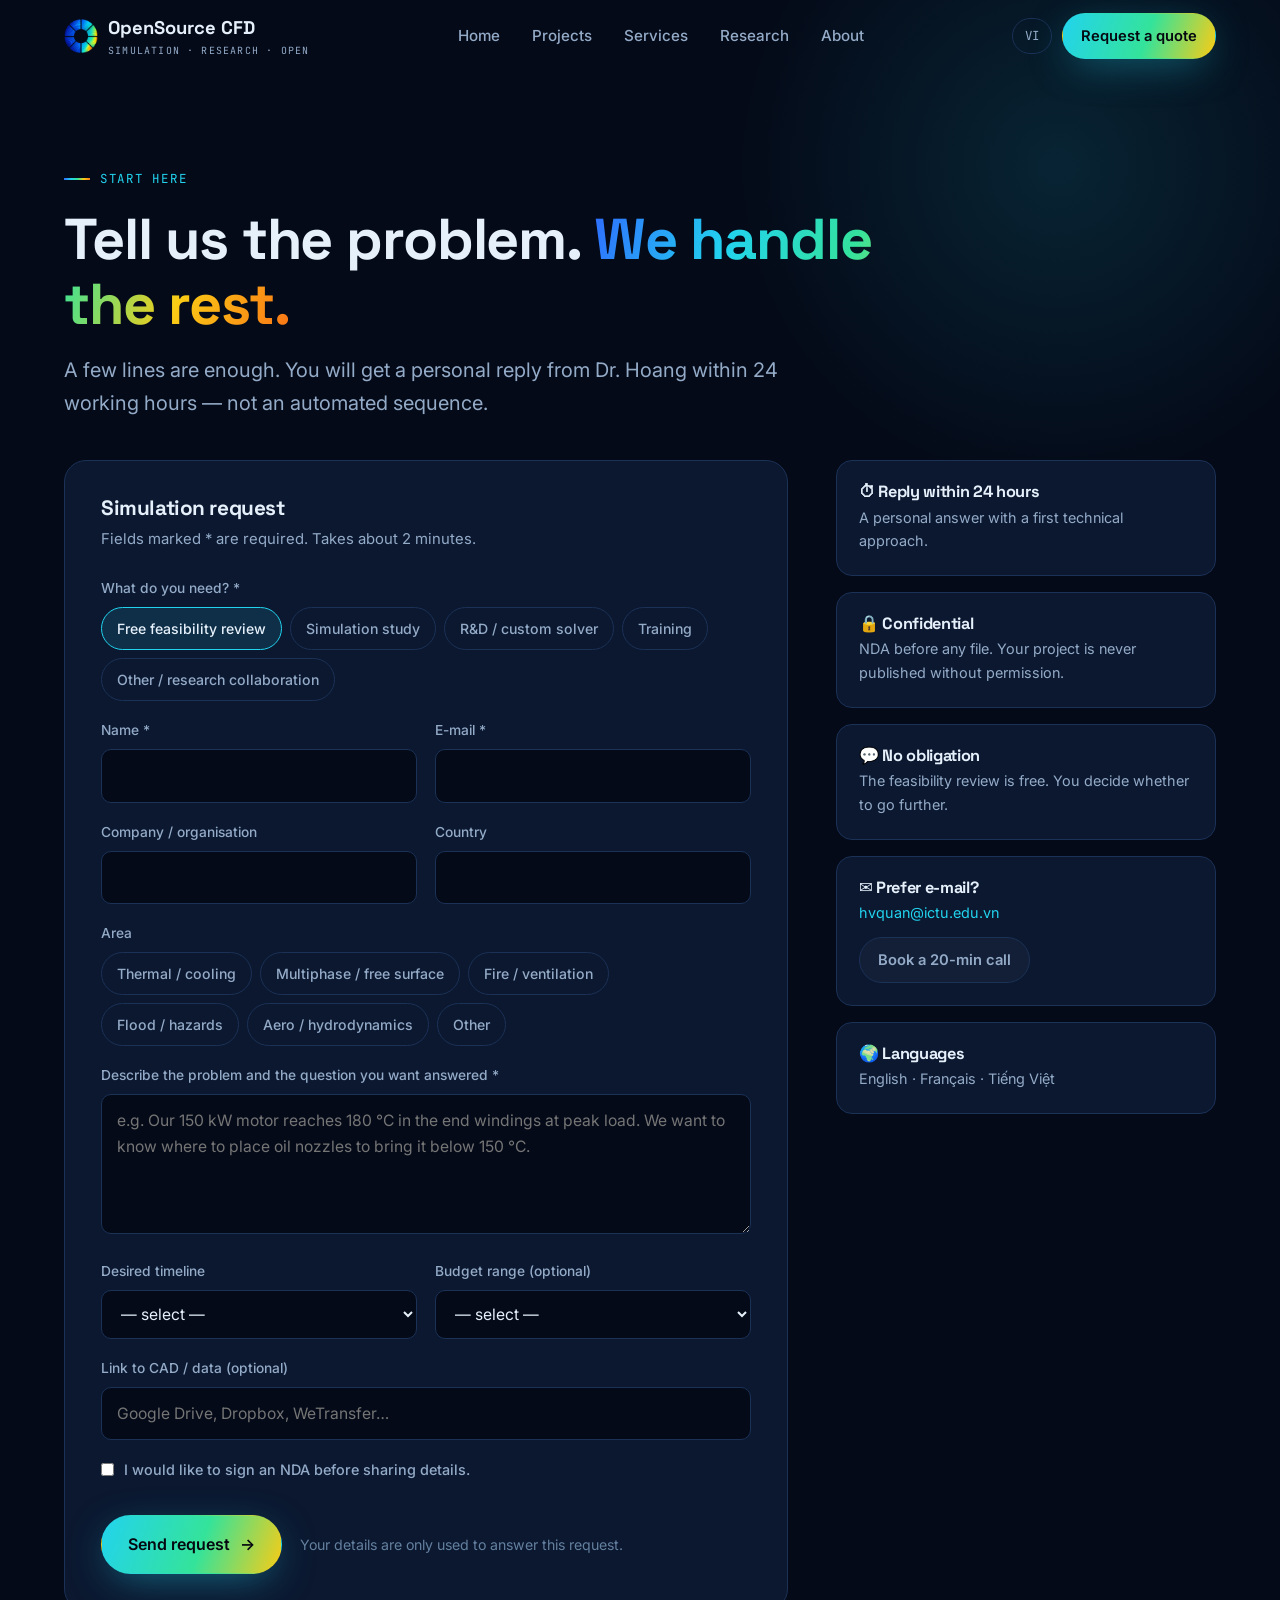
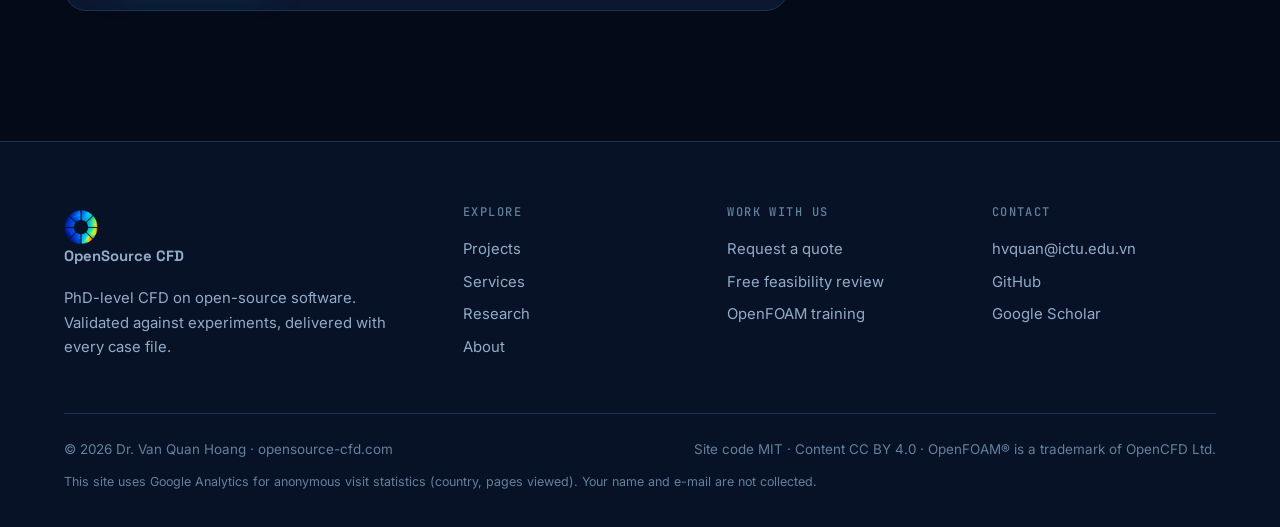
<file: contact.html>
<!doctype html>
<html lang="en">
<head>
<meta charset="utf-8">
<meta name="viewport" content="width=device-width, initial-scale=1">
<title>Request a CFD simulation — OpenSource CFD</title>
<meta name="description" content="Describe your flow or heat-transfer problem and get a free feasibility review within 24 hours. NDA available.">
<meta property="og:title" content="Request a CFD simulation — OpenSource CFD">
<meta property="og:description" content="Describe your flow or heat-transfer problem and get a free feasibility review within 24 hours. NDA available.">
<meta property="og:image" content="https://opensource-cfd.com/assets/img/projects/cht-vof-end-winding/hero.webp">
<link rel="canonical" href="https://opensource-cfd.com/contact.html">
<link rel="icon" href="assets/img/logo-32.png" type="image/png" sizes="32x32"><link rel="icon" href="assets/img/logo-64.png" type="image/png" sizes="64x64"><link rel="apple-touch-icon" href="assets/img/logo-180.png">
<link rel="preconnect" href="https://fonts.googleapis.com"><link rel="preconnect" href="https://fonts.gstatic.com" crossorigin>
<link href="https://fonts.googleapis.com/css2?family=Inter:wght@400;500;600;700&family=JetBrains+Mono:wght@400;500&family=Space+Grotesk:wght@500;600;700&display=swap" rel="stylesheet">
<link rel="stylesheet" href="assets/css/site.css">
</head>
<body>
<section class="page-head" style="padding-bottom:40px"><div class="wrap">
  <span class="eyebrow" data-vi="Bắt đầu">Start here</span>
  <h1 data-vi="Kể cho chúng tôi bài toán. <span class='grad-text'>Phần còn lại để chúng tôi lo.</span>">Tell us the problem. <span class="grad-text">We handle the rest.</span></h1>
  <p class="lead" data-vi="Chỉ cần vài dòng. Bạn sẽ nhận phản hồi cá nhân từ TS. Hoàng Văn Quản trong vòng 24 giờ làm việc — không phải tin nhắn tự động.">A few lines are enough. You will get a personal reply from Dr. Hoang within 24 working hours — not an automated sequence.</p>
</div></section>

<section style="padding-bottom:90px"><div class="wrap form-wrap">
  <form class="form" id="quoteForm" novalidate>
    <h3 data-vi="Yêu cầu mô phỏng / báo giá">Simulation request</h3>
    <p class="muted" style="font-size:.93rem" data-vi="Các mục có * là bắt buộc. Mất khoảng 2 phút.">Fields marked * are required. Takes about 2 minutes.</p>
    <div class="fgrid">
      <div class="full">
        <label data-vi="Bạn cần gì? *">What do you need? *</label>
        <div class="choice">
          <label><input type="radio" name="service" value="review" checked><span data-vi="Đánh giá khả thi miễn phí">Free feasibility review</span></label>
          <label><input type="radio" name="service" value="study"><span data-vi="Nghiên cứu mô phỏng">Simulation study</span></label>
          <label><input type="radio" name="service" value="rnd"><span data-vi="R&D / bộ giải riêng">R&amp;D / custom solver</span></label>
          <label><input type="radio" name="service" value="training"><span data-vi="Đào tạo">Training</span></label>
          <label><input type="radio" name="service" value="other"><span data-vi="Khác / hợp tác nghiên cứu">Other / research collaboration</span></label>
        </div>
      </div>
      <div><label for="f-name" data-vi="Họ tên *">Name *</label><input id="f-name" name="name" required autocomplete="name"></div>
      <div><label for="f-email">E-mail *</label><input id="f-email" name="email" type="email" required autocomplete="email"></div>
      <div><label for="f-company" data-vi="Công ty / tổ chức">Company / organisation</label><input id="f-company" name="company" autocomplete="organization"></div>
      <div><label for="f-country" data-vi="Quốc gia">Country</label><input id="f-country" name="country" autocomplete="country-name"></div>
      <div class="full">
        <label data-vi="Lĩnh vực">Area</label>
        <div class="choice">
          <label><input type="checkbox" name="area" value="thermal"><span data-vi="Nhiệt / làm mát">Thermal / cooling</span></label>
          <label><input type="checkbox" name="area" value="multiphase"><span data-vi="Đa pha / mặt thoáng">Multiphase / free surface</span></label>
          <label><input type="checkbox" name="area" value="fire"><span data-vi="Cháy / thông gió">Fire / ventilation</span></label>
          <label><input type="checkbox" name="area" value="hazard"><span data-vi="Lũ / thiên tai">Flood / hazards</span></label>
          <label><input type="checkbox" name="area" value="aero"><span data-vi="Khí động / thủy động">Aero / hydrodynamics</span></label>
          <label><input type="checkbox" name="area" value="other"><span data-vi="Khác">Other</span></label>
        </div>
      </div>
      <div class="full"><label for="f-msg" data-vi="Mô tả bài toán và câu hỏi bạn muốn trả lời *">Describe the problem and the question you want answered *</label>
        <textarea id="f-msg" name="message" required placeholder="e.g. Our 150 kW motor reaches 180 °C in the end windings at peak load. We want to know where to place oil nozzles to bring it below 150 °C." data-vi-ph="VD: Động cơ 150 kW đạt 180 °C ở đầu cuộn dây khi tải đỉnh. Chúng tôi muốn biết đặt vòi dầu ở đâu để giảm xuống dưới 150 °C."></textarea></div>
      <div><label for="f-time" data-vi="Thời hạn mong muốn">Desired timeline</label>
        <select id="f-time" name="timeline">
          <option value="" data-vi="— chọn —">— select —</option>
          <option data-vi="Gấp (dưới 2 tuần)">Urgent (&lt; 2 weeks)</option>
          <option data-vi="1–2 tháng">1–2 months</option>
          <option data-vi="Linh hoạt">Flexible</option>
        </select></div>
      <div><label for="f-budget" data-vi="Ngân sách dự kiến (tuỳ chọn)">Budget range (optional)</label>
        <select id="f-budget" name="budget">
          <option value="" data-vi="— chọn —">— select —</option>
          <option data-vi="Chưa xác định">Not defined yet</option>
          <option>&lt; 2 000 USD</option>
          <option>2 000 – 8 000 USD</option>
          <option>8 000 – 25 000 USD</option>
          <option>&gt; 25 000 USD</option>
        </select></div>
      <div class="full"><label for="f-files" data-vi="Link tới CAD / dữ liệu (tuỳ chọn)">Link to CAD / data (optional)</label>
        <input id="f-files" name="files" placeholder="Google Drive, Dropbox, WeTransfer…" data-vi-ph="Google Drive, Dropbox, WeTransfer…"></div>
      <div class="full"><label class="check"><input type="checkbox" name="nda" value="yes"><span data-vi="Tôi muốn ký NDA trước khi chia sẻ thông tin chi tiết.">I would like to sign an NDA before sharing details.</span></label></div>
      <input class="hp" name="website" tabindex="-1" autocomplete="off" aria-hidden="true">
    </div>
    <div class="form-foot">
      <button class="btn btn-primary" type="submit"><span data-vi="Gửi yêu cầu">Send request</span> <span class="arr">→</span></button>
      <small data-vi="Thông tin của bạn chỉ dùng để trả lời yêu cầu này.">Your details are only used to answer this request.</small>
    </div>
    <div class="form-msg" id="formMsg" role="status"></div>
  </form>

  <aside class="assure">
    <div class="card"><h4 data-vi="⏱ Phản hồi trong 24 giờ">⏱ Reply within 24 hours</h4><p data-vi="Trả lời cá nhân, kèm hướng tiếp cận sơ bộ.">A personal answer with a first technical approach.</p></div>
    <div class="card"><h4 data-vi="🔒 Bảo mật">🔒 Confidential</h4><p data-vi="NDA trước khi nhận file. Không công bố dự án của bạn nếu không được phép.">NDA before any file. Your project is never published without permission.</p></div>
    <div class="card"><h4 data-vi="💬 Không ràng buộc">💬 No obligation</h4><p data-vi="Đánh giá khả thi miễn phí. Bạn quyết định có tiếp tục hay không.">The feasibility review is free. You decide whether to go further.</p></div>
    <div class="card"><h4 data-vi="✉ Thích e-mail hơn?">✉ Prefer e-mail?</h4><p><a data-site="email" href="mailto:hvquan@ictu.edu.vn" style="color:var(--cold)">hvquan@ictu.edu.vn</a></p>
      <p><a class="btn btn-ghost btn-sm" data-booking hidden href="#" style="margin-top:12px" data-vi="Đặt lịch gọi 20 phút">Book a 20-min call</a></p></div>
    <div class="card"><h4 data-vi="🌍 Ngôn ngữ">🌍 Languages</h4><p>English · Français · Tiếng Việt</p></div>
  </aside>
</div></section>

<script src="assets/js/config.js"></script>
<script src="assets/js/projects-data.js"></script>
<script src="assets/js/site.js"></script>
</body>
</html>
</file>
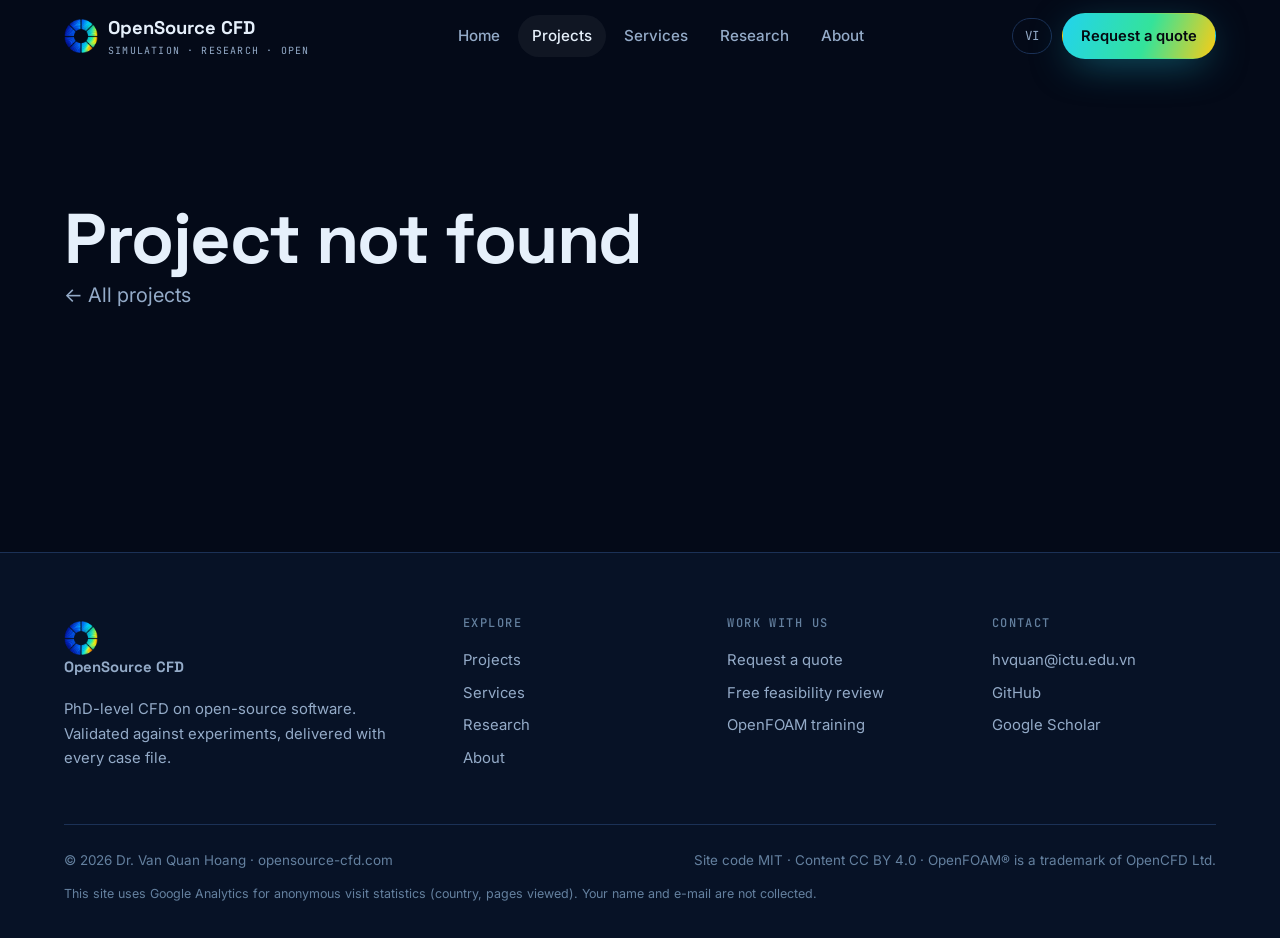
<file: project.html>
<!doctype html>
<html lang="en">
<head>
<meta charset="utf-8">
<meta name="viewport" content="width=device-width, initial-scale=1">
<title>Project — OpenSource CFD</title>
<meta name="description" content="CFD case study on OpenSource CFD.">
<meta property="og:title" content="Project — OpenSource CFD">
<meta property="og:description" content="CFD case study on OpenSource CFD.">
<meta property="og:image" content="https://opensource-cfd.com/assets/img/projects/cht-vof-end-winding/hero.webp">
<link rel="canonical" href="https://opensource-cfd.com/projects.html">
<link rel="icon" href="assets/img/logo-32.png" type="image/png" sizes="32x32"><link rel="icon" href="assets/img/logo-64.png" type="image/png" sizes="64x64"><link rel="apple-touch-icon" href="assets/img/logo-180.png">
<link rel="preconnect" href="https://fonts.googleapis.com"><link rel="preconnect" href="https://fonts.gstatic.com" crossorigin>
<link href="https://fonts.googleapis.com/css2?family=Inter:wght@400;500;600;700&family=JetBrains+Mono:wght@400;500&family=Space+Grotesk:wght@500;600;700&display=swap" rel="stylesheet">
<link rel="stylesheet" href="assets/css/site.css">
</head>
<body>
<main id="detail"></main>

<script src="assets/js/config.js"></script>
<script src="assets/js/projects-data.js"></script>
<script src="assets/js/site.js"></script>
</body>
</html>
</file>
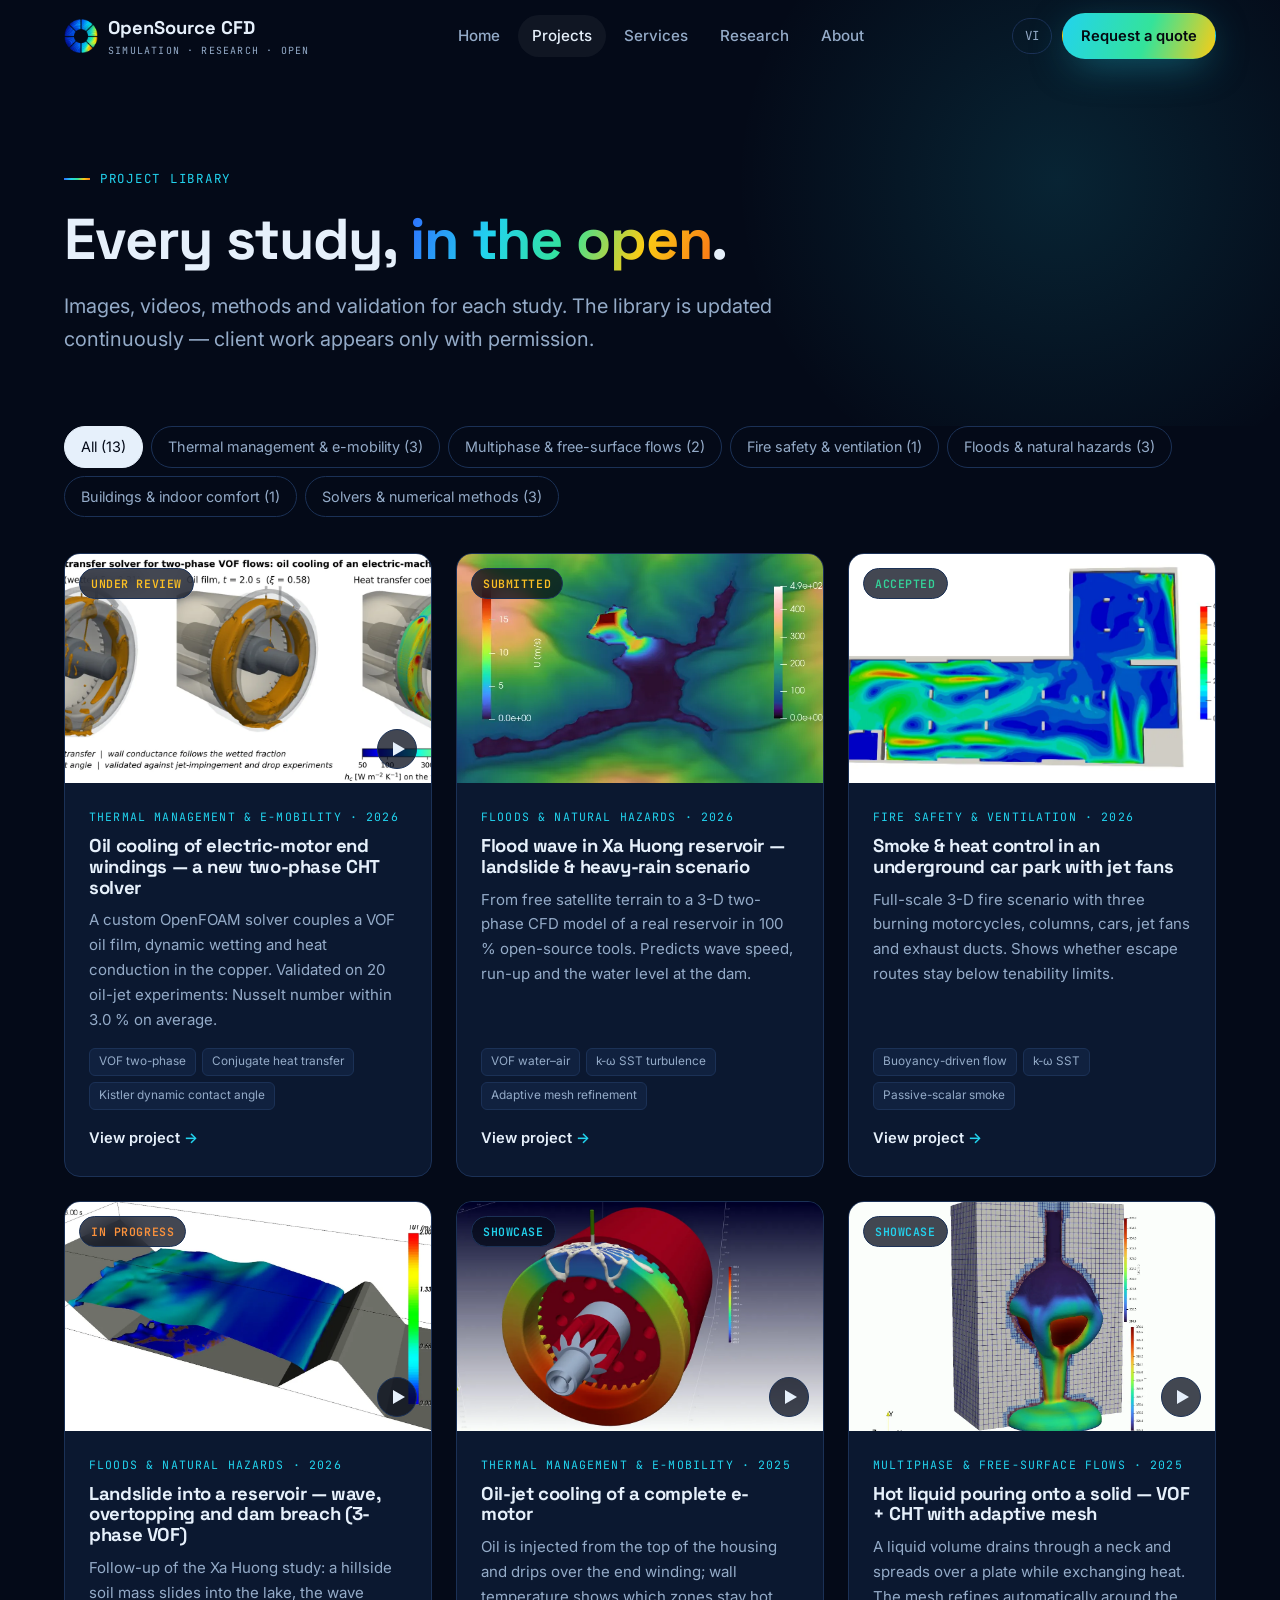
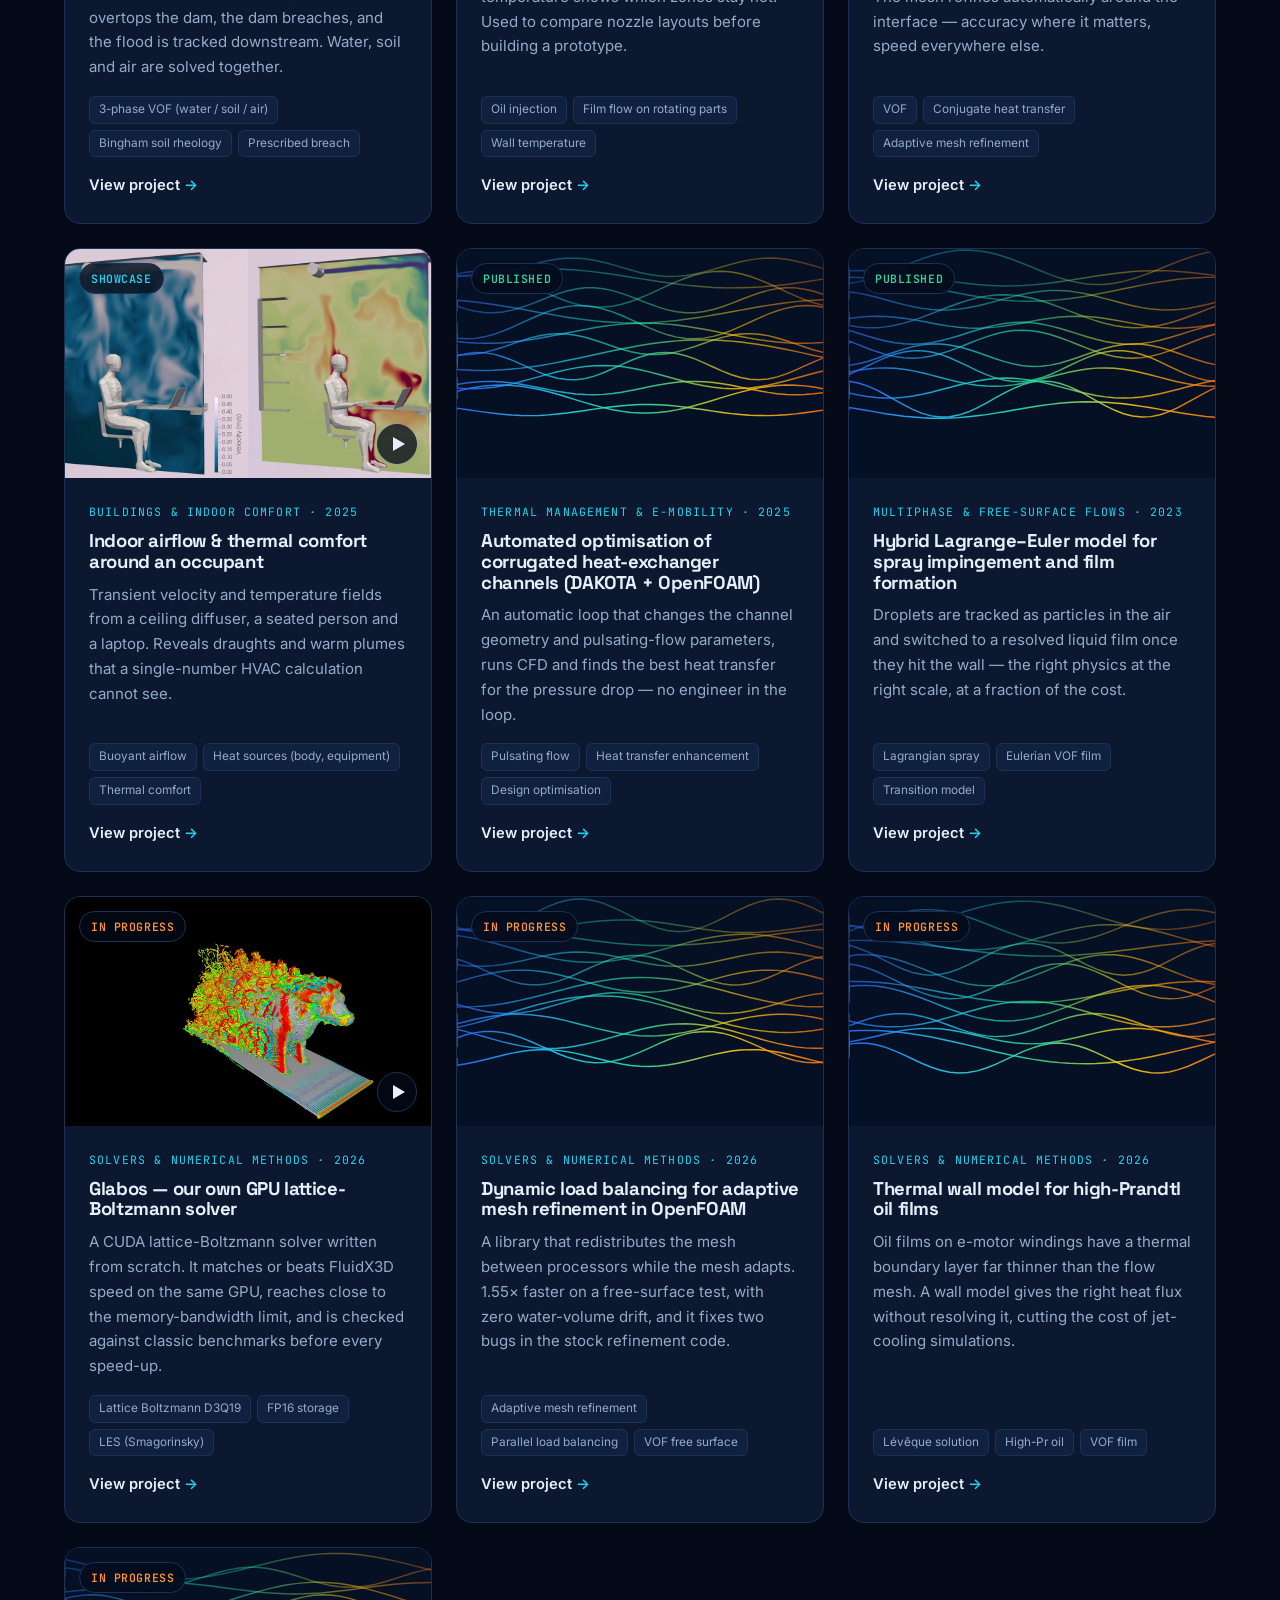
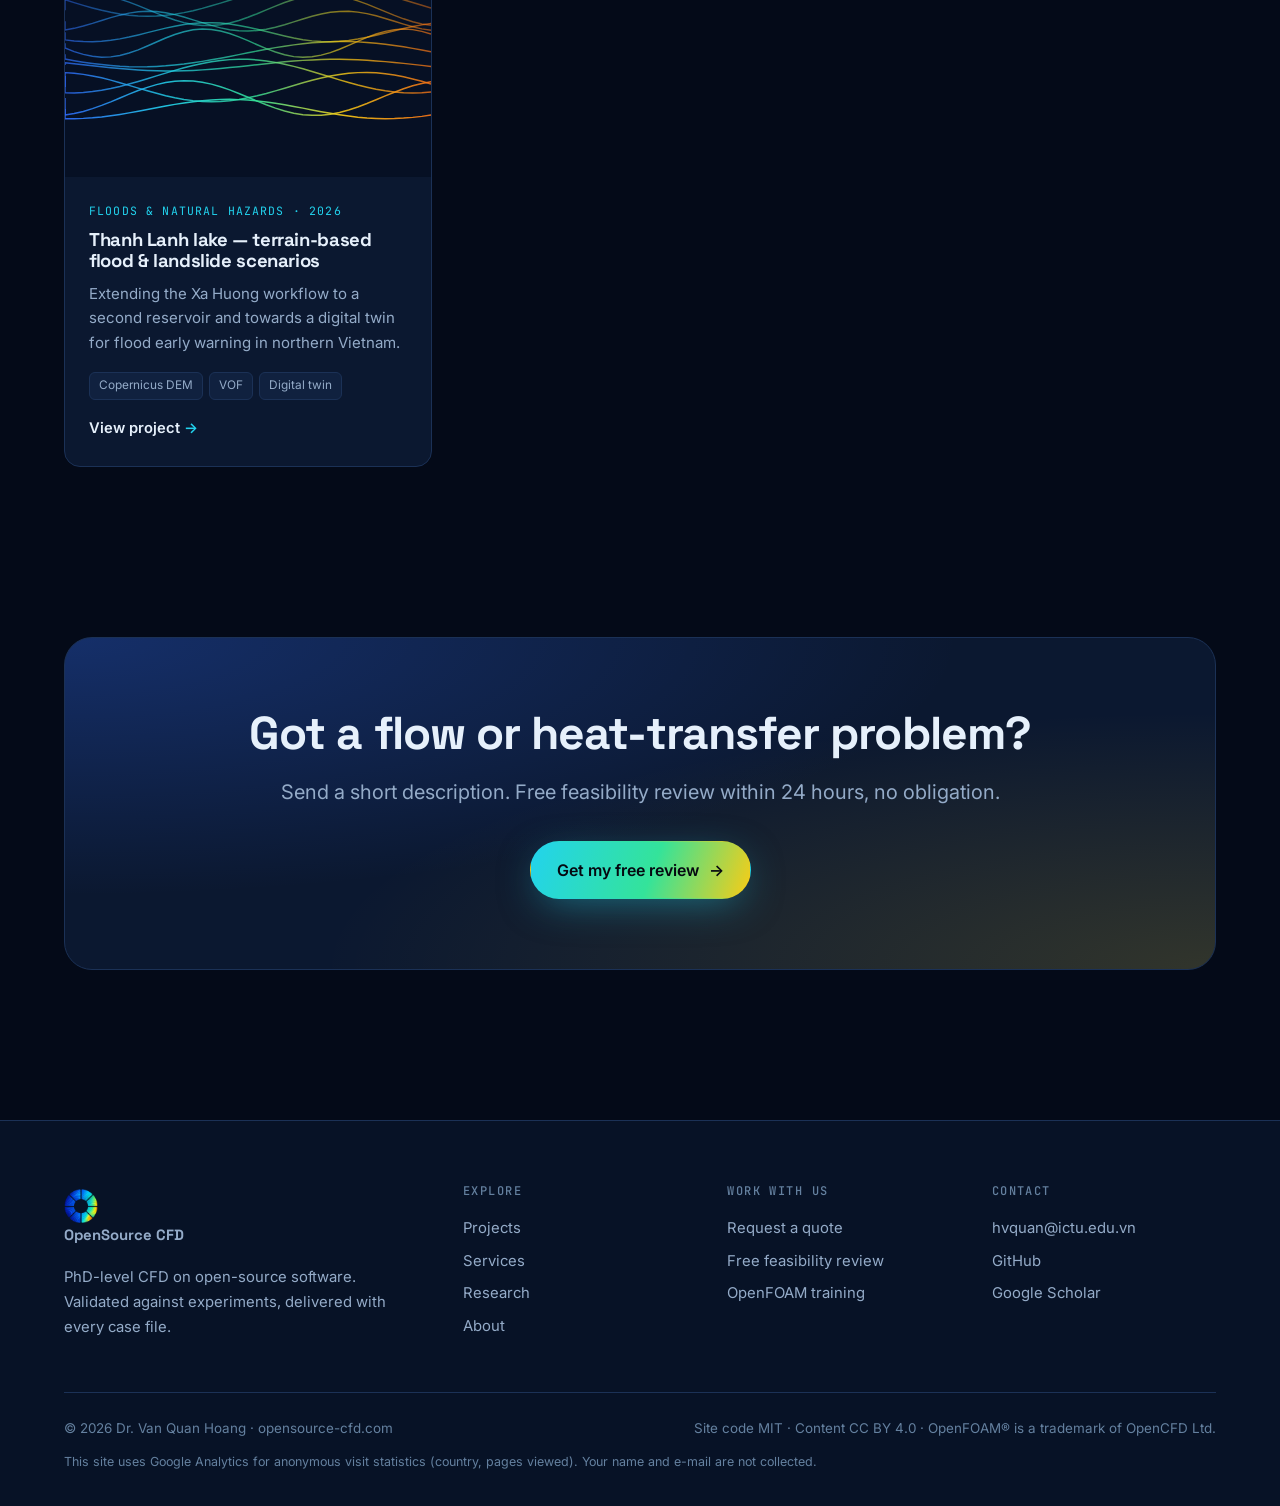
<file: projects.html>
<!doctype html>
<html lang="en">
<head>
<meta charset="utf-8">
<meta name="viewport" content="width=device-width, initial-scale=1">
<title>Projects — OpenSource CFD</title>
<meta name="description" content="Open CFD case studies: e-motor oil cooling, two-phase conjugate heat transfer, underground car-park smoke, reservoir flood waves, indoor comfort and more.">
<meta property="og:title" content="Projects — OpenSource CFD">
<meta property="og:description" content="Open CFD case studies: e-motor oil cooling, two-phase conjugate heat transfer, underground car-park smoke, reservoir flood waves, indoor comfort and more.">
<meta property="og:image" content="https://opensource-cfd.com/assets/img/projects/cht-vof-end-winding/hero.webp">
<link rel="canonical" href="https://opensource-cfd.com/projects.html">
<link rel="icon" href="assets/img/logo-32.png" type="image/png" sizes="32x32"><link rel="icon" href="assets/img/logo-64.png" type="image/png" sizes="64x64"><link rel="apple-touch-icon" href="assets/img/logo-180.png">
<link rel="preconnect" href="https://fonts.googleapis.com"><link rel="preconnect" href="https://fonts.gstatic.com" crossorigin>
<link href="https://fonts.googleapis.com/css2?family=Inter:wght@400;500;600;700&family=JetBrains+Mono:wght@400;500&family=Space+Grotesk:wght@500;600;700&display=swap" rel="stylesheet">
<link rel="stylesheet" href="assets/css/site.css">
</head>
<body>
<section class="page-head"><div class="wrap">
  <span class="eyebrow" data-vi="Thư viện dự án">Project library</span>
  <h1 data-vi="Mọi nghiên cứu, <span class='grad-text'>công khai</span>.">Every study, <span class="grad-text">in the open</span>.</h1>
  <p class="lead" data-vi="Hình ảnh, video, phương pháp và kiểm chứng của từng dự án. Thư viện được cập nhật liên tục — dự án khách hàng chỉ đăng khi được đồng ý.">Images, videos, methods and validation for each study. The library is updated continuously — client work appears only with permission.</p>
</div></section>
<section style="padding-bottom:60px"><div class="wrap">
  <div class="filters" id="filters"></div>
  <div class="grid g3" id="projectGrid"></div>
</div></section>
<section class="section"><div class="wrap"><div class="cta-band">
  <h2 data-vi="Bạn có bài toán dòng chảy hoặc truyền nhiệt?">Got a flow or heat-transfer problem?</h2>
  <p class="lead" data-vi="Gửi mô tả ngắn. Đánh giá khả thi miễn phí trong 24 giờ, không ràng buộc.">Send a short description. Free feasibility review within 24 hours, no obligation.</p>
  <div class="btn-row"><a class="btn btn-primary" href="contact.html?type=review"><span data-vi="Nhận đánh giá miễn phí">Get my free review</span> <span class="arr">→</span></a></div>
</div></div></section>

<script src="assets/js/config.js"></script>
<script src="assets/js/projects-data.js"></script>
<script src="assets/js/site.js"></script>
</body>
</html>
</file>
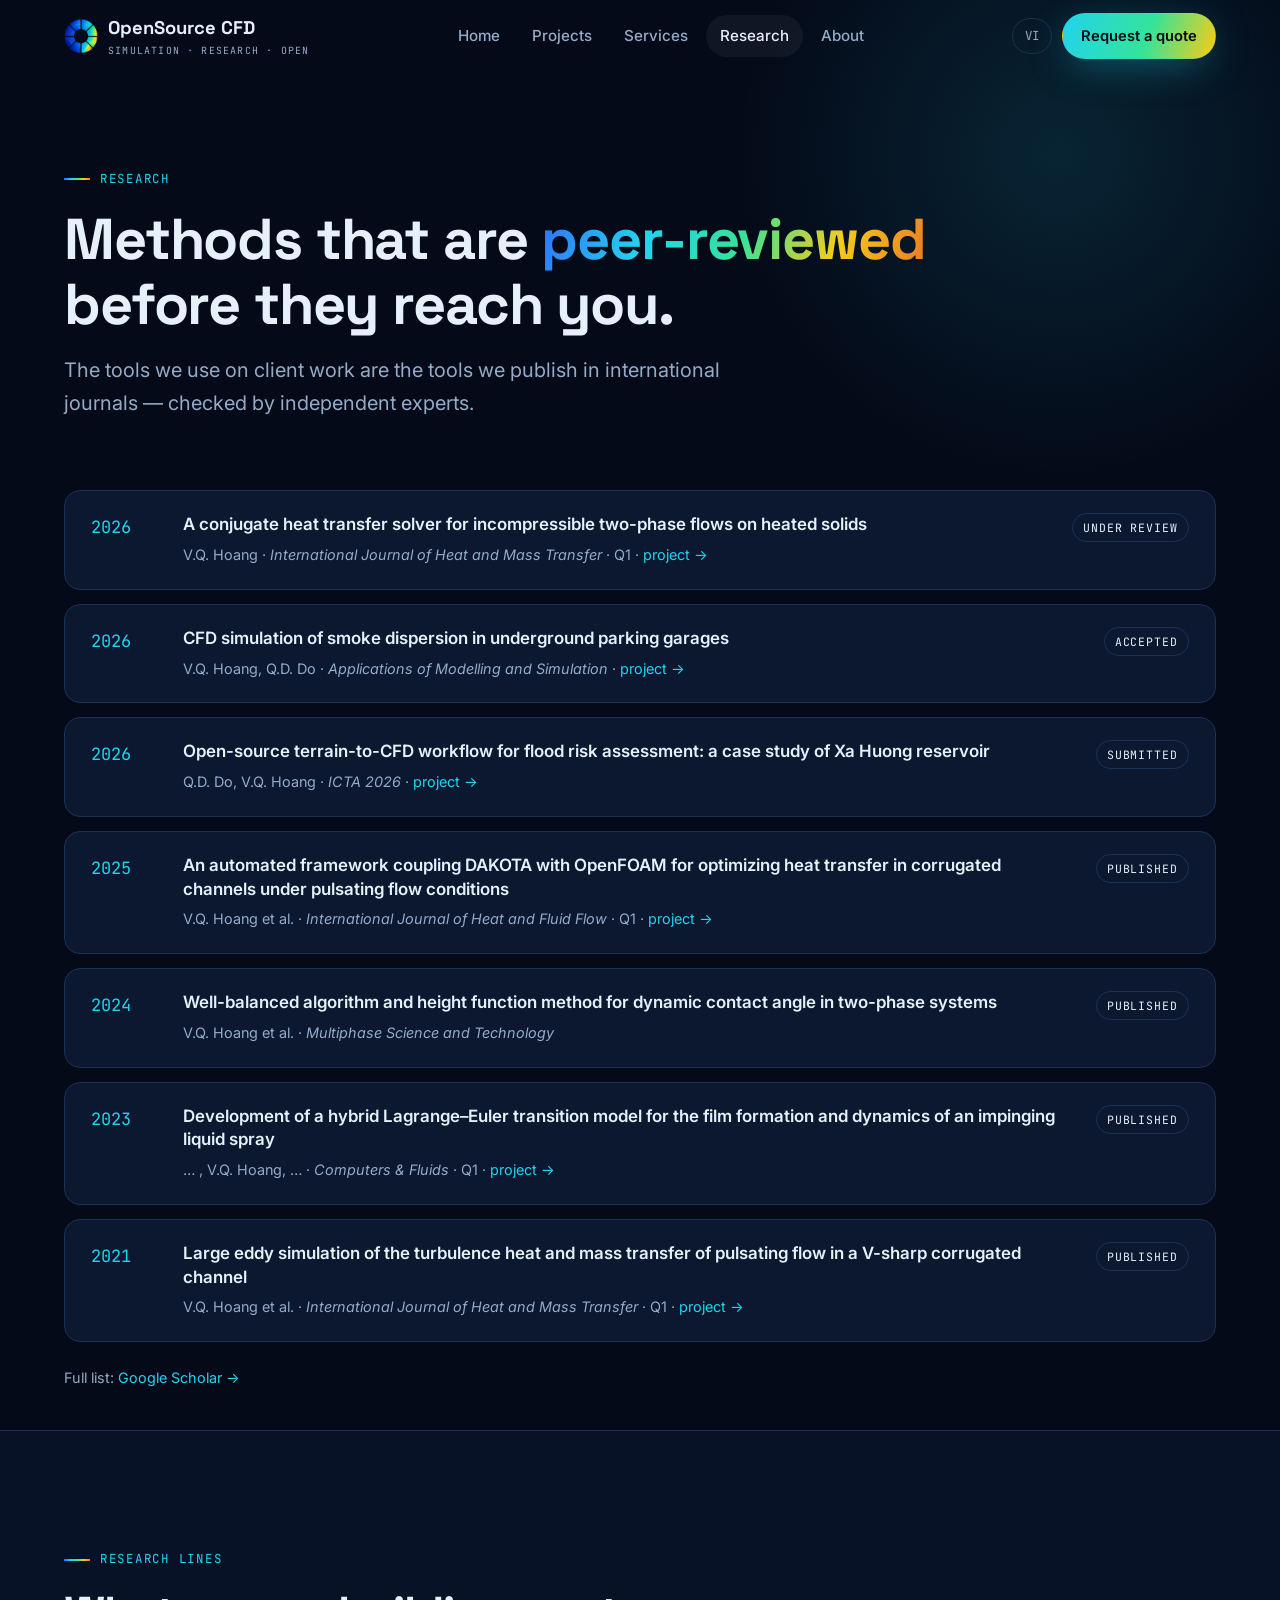
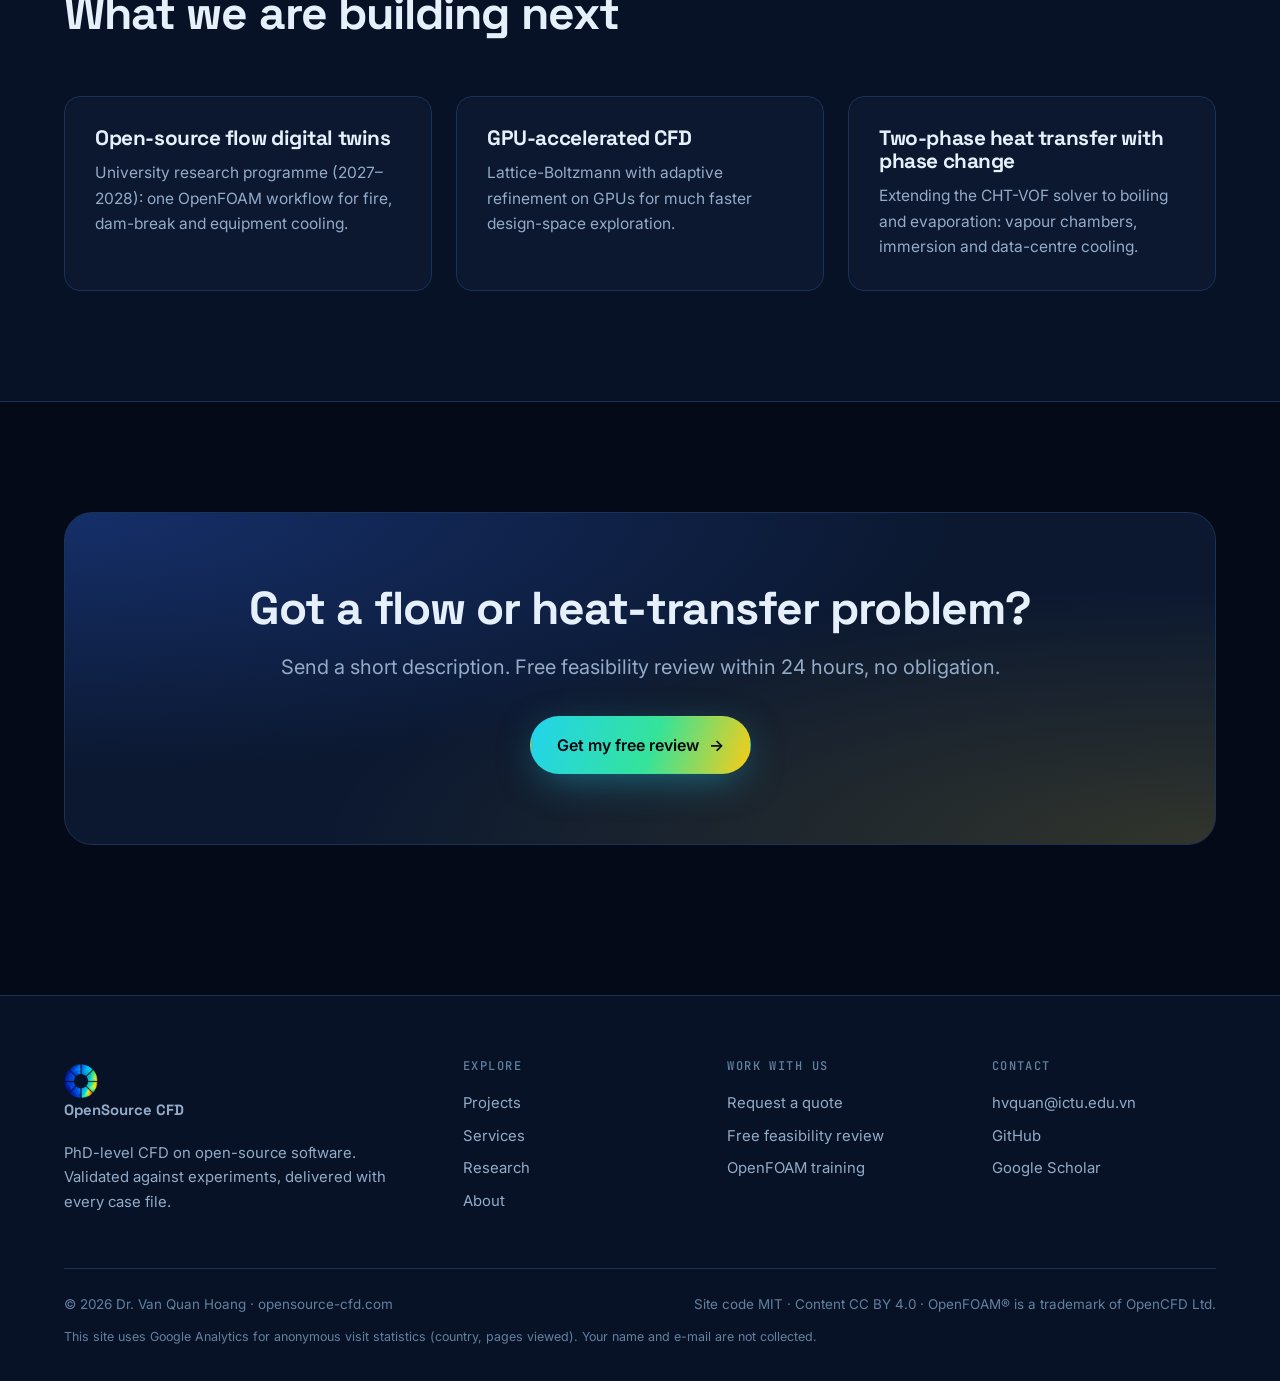
<file: research.html>
<!doctype html>
<html lang="en">
<head>
<meta charset="utf-8">
<meta name="viewport" content="width=device-width, initial-scale=1">
<title>Research & publications — OpenSource CFD</title>
<meta name="description" content="Peer-reviewed research in CFD: conjugate heat transfer, VOF, dynamic contact angle, spray-film modelling, LES of corrugated channels, fire smoke and flood simulation.">
<meta property="og:title" content="Research & publications — OpenSource CFD">
<meta property="og:description" content="Peer-reviewed research in CFD: conjugate heat transfer, VOF, dynamic contact angle, spray-film modelling, LES of corrugated channels, fire smoke and flood simulation.">
<meta property="og:image" content="https://opensource-cfd.com/assets/img/projects/cht-vof-end-winding/hero.webp">
<link rel="canonical" href="https://opensource-cfd.com/research.html">
<link rel="icon" href="assets/img/logo-32.png" type="image/png" sizes="32x32"><link rel="icon" href="assets/img/logo-64.png" type="image/png" sizes="64x64"><link rel="apple-touch-icon" href="assets/img/logo-180.png">
<link rel="preconnect" href="https://fonts.googleapis.com"><link rel="preconnect" href="https://fonts.gstatic.com" crossorigin>
<link href="https://fonts.googleapis.com/css2?family=Inter:wght@400;500;600;700&family=JetBrains+Mono:wght@400;500&family=Space+Grotesk:wght@500;600;700&display=swap" rel="stylesheet">
<link rel="stylesheet" href="assets/css/site.css">
</head>
<body>
<section class="page-head"><div class="wrap">
  <span class="eyebrow" data-vi="Nghiên cứu">Research</span>
  <h1 data-vi="Phương pháp được <span class='grad-text'>phản biện</span> trước khi đến tay bạn.">Methods that are <span class="grad-text">peer-reviewed</span> before they reach you.</h1>
  <p class="lead" data-vi="Các công cụ chúng tôi dùng cho khách hàng là những công cụ chúng tôi công bố trên tạp chí quốc tế — được chuyên gia độc lập kiểm tra.">The tools we use on client work are the tools we publish in international journals — checked by independent experts.</p>
</div></section>
<section style="padding-bottom:40px"><div class="wrap">
  <div class="pubs" id="pubs"></div>
  <p class="muted" style="margin-top:24px;font-size:.9rem">
    <span data-vi="Danh sách đầy đủ:">Full list:</span> <a data-site-link="scholar" style="color:var(--cold)" href="https://scholar.google.com/scholar?q=%22Van+Quan+Hoang%22+OpenFOAM" target="_blank" rel="noopener">Google Scholar →</a>
  </p>
</div></section>
<section class="section alt"><div class="wrap">
  <div class="sec-head"><span class="eyebrow" data-vi="Hướng nghiên cứu">Research lines</span><h2 data-vi="Chúng tôi đang phát triển gì">What we are building next</h2></div>
  <div class="grid g3">
    <div class="card reveal"><h3 data-vi="Digital Twin dòng chảy mã nguồn mở">Open-source flow digital twins</h3><p data-vi="Đề tài cấp Đại học (2027–2028): quy trình thống nhất trên OpenFOAM cho cháy, vỡ đập và làm mát thiết bị.">University research programme (2027–2028): one OpenFOAM workflow for fire, dam-break and equipment cooling.</p></div>
    <div class="card reveal"><h3 data-vi="CFD trên GPU">GPU-accelerated CFD</h3><p data-vi="Lattice-Boltzmann với lưới thích nghi trên GPU để khám phá không gian thiết kế nhanh gấp nhiều lần.">Lattice-Boltzmann with adaptive refinement on GPUs for much faster design-space exploration.</p></div>
    <div class="card reveal"><h3 data-vi="Truyền nhiệt hai pha có chuyển pha">Two-phase heat transfer with phase change</h3><p data-vi="Mở rộng bộ giải CHT-VOF cho sôi và bay hơi: buồng hơi, làm mát nhúng, trung tâm dữ liệu.">Extending the CHT-VOF solver to boiling and evaporation: vapour chambers, immersion and data-centre cooling.</p></div>
  </div>
</div></section>
<section class="section"><div class="wrap"><div class="cta-band">
  <h2 data-vi="Bạn có bài toán dòng chảy hoặc truyền nhiệt?">Got a flow or heat-transfer problem?</h2>
  <p class="lead" data-vi="Gửi mô tả ngắn. Đánh giá khả thi miễn phí trong 24 giờ, không ràng buộc.">Send a short description. Free feasibility review within 24 hours, no obligation.</p>
  <div class="btn-row"><a class="btn btn-primary" href="contact.html?type=review"><span data-vi="Nhận đánh giá miễn phí">Get my free review</span> <span class="arr">→</span></a></div>
</div></div></section>

<script src="assets/js/config.js"></script>
<script src="assets/js/projects-data.js"></script>
<script src="assets/js/site.js"></script>
</body>
</html>
</file>
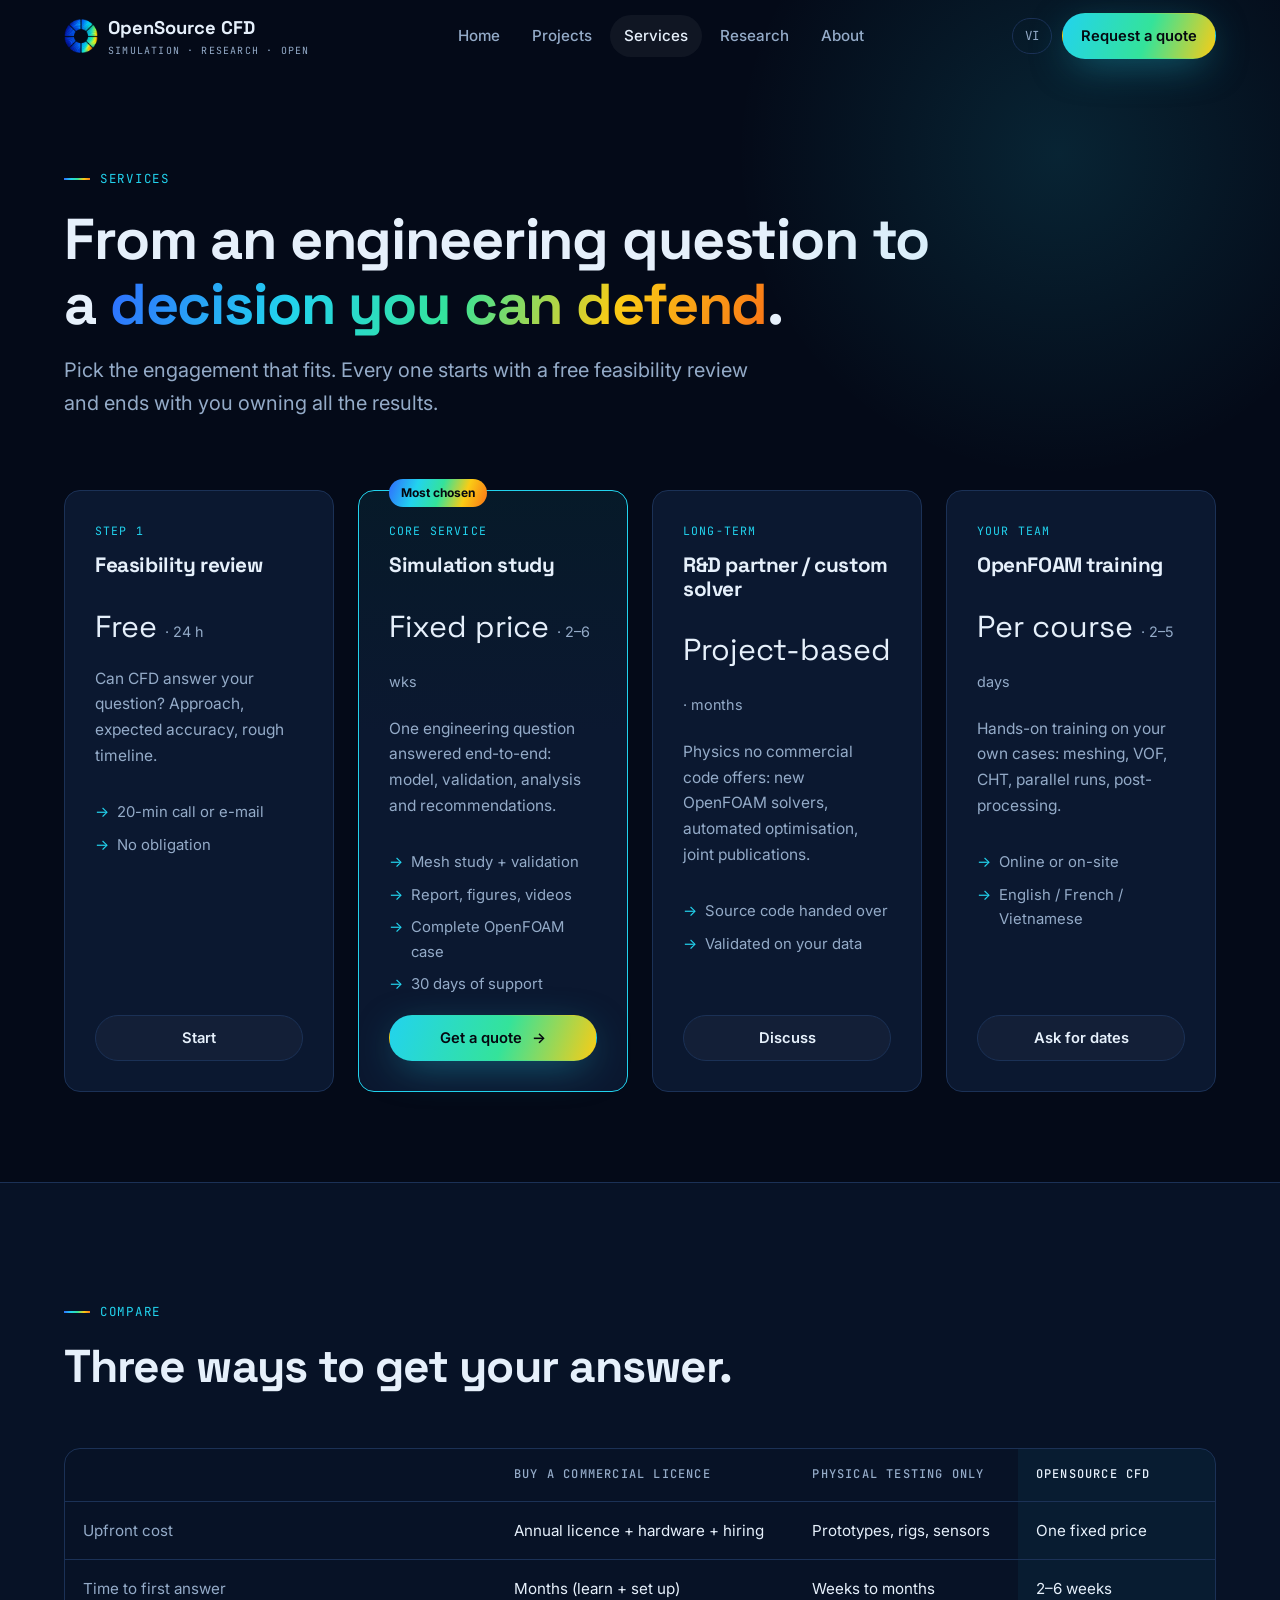
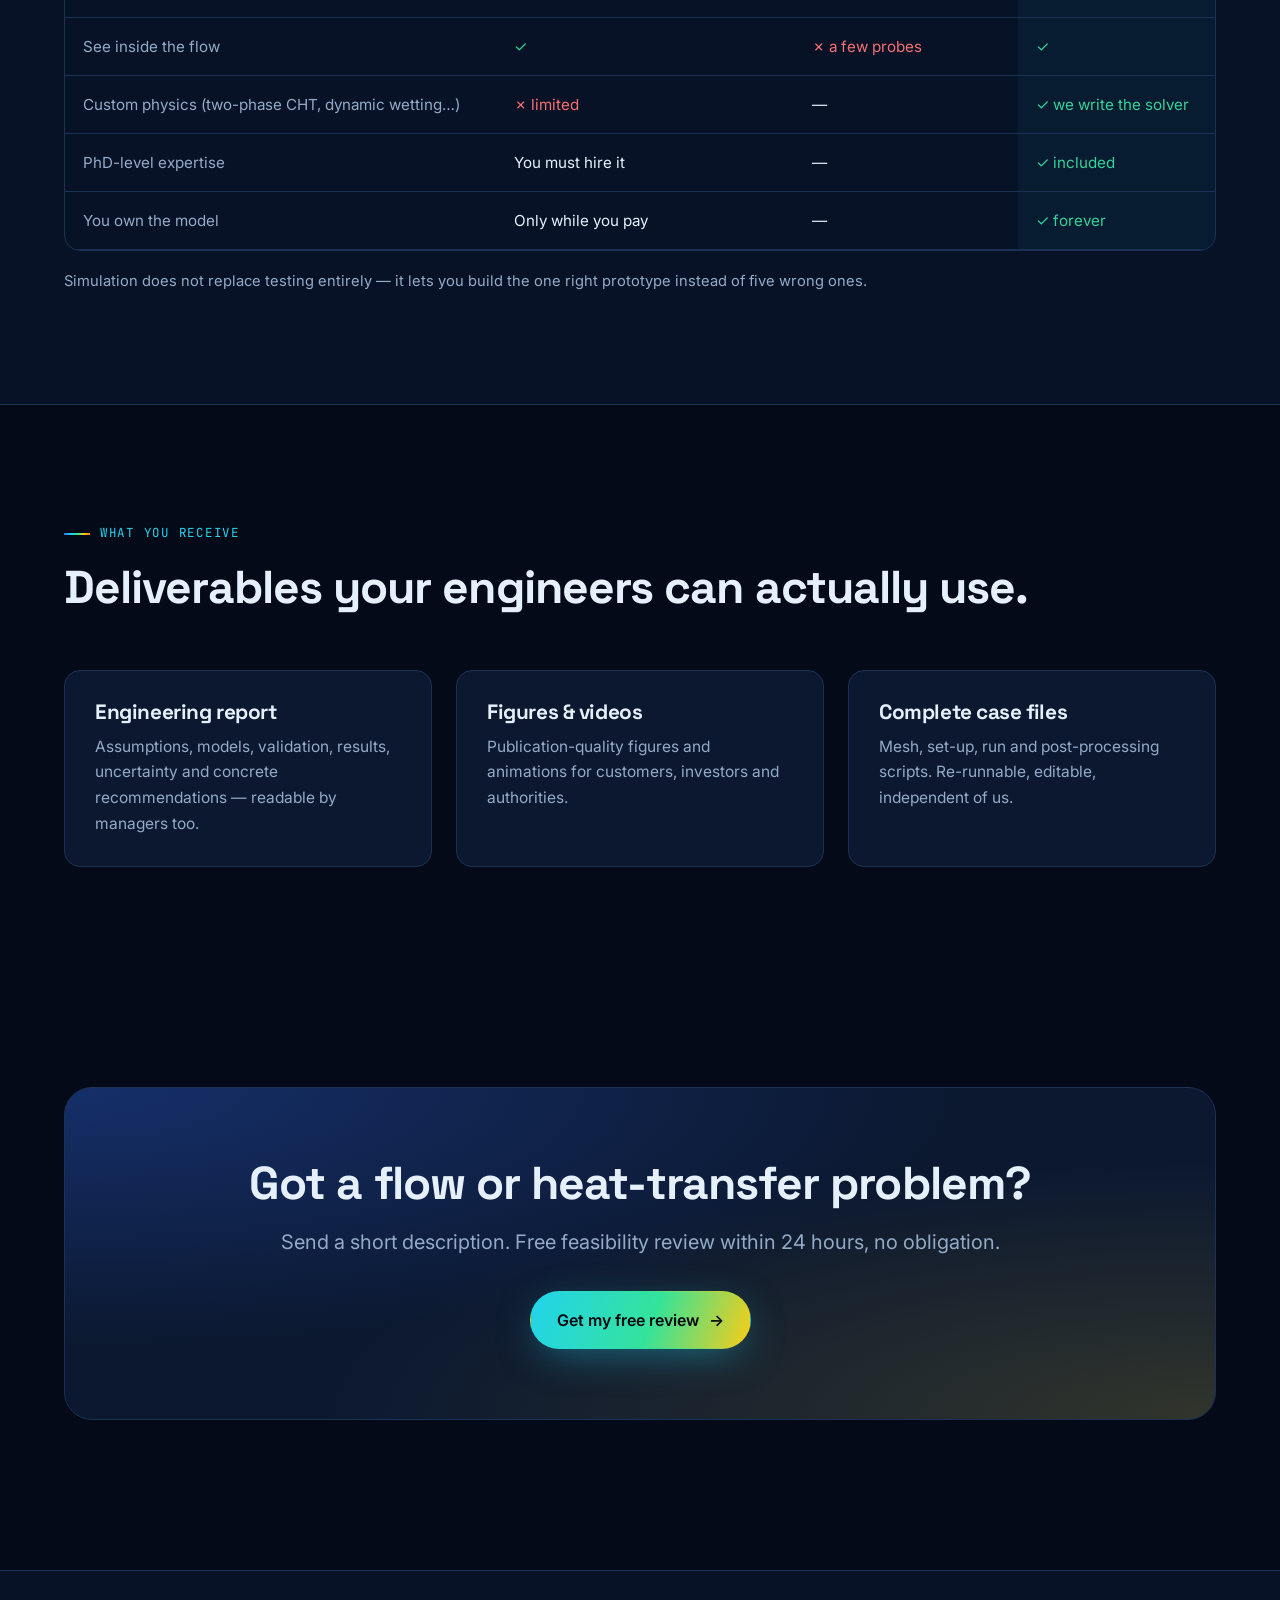
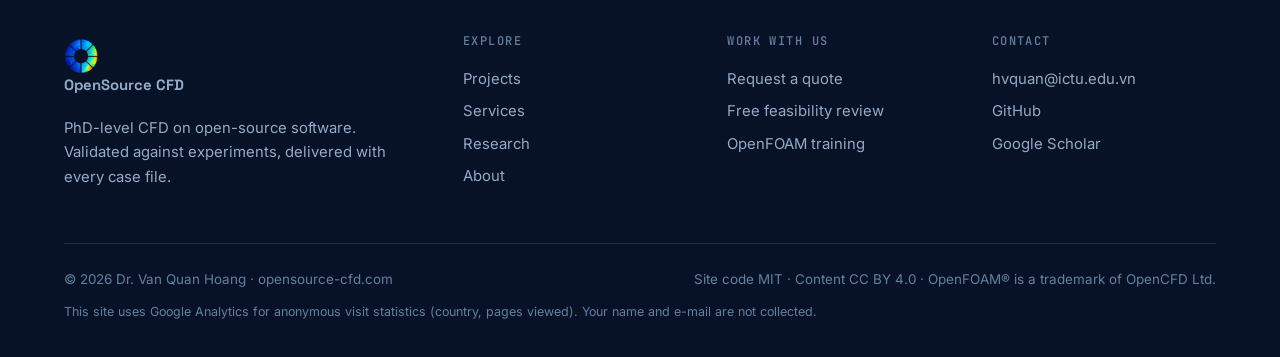
<file: services.html>
<!doctype html>
<html lang="en">
<head>
<meta charset="utf-8">
<meta name="viewport" content="width=device-width, initial-scale=1">
<title>CFD simulation services — OpenSource CFD</title>
<meta name="description" content="Fixed-price CFD simulation studies, custom OpenFOAM solvers, R&D partnership and OpenFOAM training. Free feasibility review within 24 hours.">
<meta property="og:title" content="CFD simulation services — OpenSource CFD">
<meta property="og:description" content="Fixed-price CFD simulation studies, custom OpenFOAM solvers, R&D partnership and OpenFOAM training. Free feasibility review within 24 hours.">
<meta property="og:image" content="https://opensource-cfd.com/assets/img/projects/cht-vof-end-winding/hero.webp">
<link rel="canonical" href="https://opensource-cfd.com/services.html">
<link rel="icon" href="assets/img/logo-32.png" type="image/png" sizes="32x32"><link rel="icon" href="assets/img/logo-64.png" type="image/png" sizes="64x64"><link rel="apple-touch-icon" href="assets/img/logo-180.png">
<link rel="preconnect" href="https://fonts.googleapis.com"><link rel="preconnect" href="https://fonts.gstatic.com" crossorigin>
<link href="https://fonts.googleapis.com/css2?family=Inter:wght@400;500;600;700&family=JetBrains+Mono:wght@400;500&family=Space+Grotesk:wght@500;600;700&display=swap" rel="stylesheet">
<link rel="stylesheet" href="assets/css/site.css">
</head>
<body>
<section class="page-head"><div class="wrap">
  <span class="eyebrow" data-vi="Dịch vụ">Services</span>
  <h1 data-vi="Từ câu hỏi kỹ thuật đến <span class='grad-text'>quyết định có cơ sở</span>.">From an engineering question to a <span class="grad-text">decision you can defend</span>.</h1>
  <p class="lead" data-vi="Chọn cách hợp tác phù hợp. Mọi gói đều bắt đầu bằng đánh giá khả thi miễn phí và kết thúc bằng việc bạn sở hữu toàn bộ kết quả.">Pick the engagement that fits. Every one starts with a free feasibility review and ends with you owning all the results.</p>
</div></section>

<section style="padding-bottom:90px"><div class="wrap">
  <div class="grid g4" style="align-items:stretch">
    <div class="card offer reveal">
      <span class="pcard-cat" data-vi="Bước 1">Step 1</span>
      <h3 data-vi="Đánh giá khả thi">Feasibility review</h3>
      <div class="price" data-vi="Miễn phí <small>· 24 giờ</small>">Free <small>· 24 h</small></div>
      <p data-vi="CFD có trả lời được câu hỏi của bạn không? Cách tiếp cận, độ chính xác kỳ vọng, ước tính thời gian.">Can CFD answer your question? Approach, expected accuracy, rough timeline.</p>
      <ul><li data-vi="Gọi video 20 phút hoặc e-mail">20-min call or e-mail</li><li data-vi="Không ràng buộc">No obligation</li></ul>
      <a class="btn btn-ghost btn-sm" href="contact.html?type=review" data-vi="Bắt đầu">Start</a>
    </div>
    <div class="card offer pop reveal" data-pop="Most chosen" data-vi-pop="Được chọn nhiều nhất">
      <span class="pcard-cat" data-vi="Phổ biến nhất">Core service</span>
      <h3 data-vi="Nghiên cứu mô phỏng">Simulation study</h3>
      <div class="price" data-vi="Giá trọn gói <small>· 2–6 tuần</small>">Fixed price <small>· 2–6 wks</small></div>
      <p data-vi="Một câu hỏi kỹ thuật được trả lời đầy đủ: mô hình, kiểm chứng, phân tích và khuyến nghị.">One engineering question answered end-to-end: model, validation, analysis and recommendations.</p>
      <ul><li data-vi="Độc lập lưới + kiểm chứng">Mesh study + validation</li><li data-vi="Báo cáo, hình ảnh, video">Report, figures, videos</li><li data-vi="Toàn bộ case OpenFOAM">Complete OpenFOAM case</li><li data-vi="30 ngày hỗ trợ">30 days of support</li></ul>
      <a class="btn btn-primary btn-sm" href="contact.html?type=study"><span data-vi="Nhận báo giá">Get a quote</span> <span class="arr">→</span></a>
    </div>
    <div class="card offer reveal">
      <span class="pcard-cat" data-vi="Dài hạn">Long-term</span>
      <h3 data-vi="Đối tác R&D / bộ giải riêng">R&amp;D partner / custom solver</h3>
      <div class="price" data-vi="Theo dự án <small>· tháng–năm</small>">Project-based <small>· months</small></div>
      <p data-vi="Vật lý mà phần mềm thương mại không có: phát triển bộ giải OpenFOAM mới, tối ưu tự động, đồng công bố.">Physics no commercial code offers: new OpenFOAM solvers, automated optimisation, joint publications.</p>
      <ul><li data-vi="Mã nguồn bàn giao cho bạn">Source code handed over</li><li data-vi="Kiểm chứng với dữ liệu của bạn">Validated on your data</li></ul>
      <a class="btn btn-ghost btn-sm" href="contact.html?type=rnd" data-vi="Trao đổi">Discuss</a>
    </div>
    <div class="card offer reveal" id="training">
      <span class="pcard-cat" data-vi="Đội của bạn">Your team</span>
      <h3 data-vi="Đào tạo OpenFOAM">OpenFOAM training</h3>
      <div class="price" data-vi="Theo khoá <small>· 2–5 ngày</small>">Per course <small>· 2–5 days</small></div>
      <p data-vi="Đào tạo thực hành trên chính bài toán của bạn: chia lưới, VOF, CHT, chạy song song, hậu xử lý.">Hands-on training on your own cases: meshing, VOF, CHT, parallel runs, post-processing.</p>
      <ul><li data-vi="Trực tuyến hoặc tại chỗ">Online or on-site</li><li data-vi="Tiếng Anh / Pháp / Việt">English / French / Vietnamese</li></ul>
      <a class="btn btn-ghost btn-sm" href="contact.html?type=training" data-vi="Hỏi lịch">Ask for dates</a>
    </div>
  </div>
</div></section>

<section class="section alt" id="compare"><div class="wrap">
  <div class="sec-head">
    <span class="eyebrow" data-vi="So sánh">Compare</span>
    <h2 data-vi="Ba cách để có câu trả lời.">Three ways to get your answer.</h2>
  </div>
  <div class="table-scroll">
  <table class="compare">
    <thead><tr><th></th><th data-vi="Tự mua phần mềm thương mại">Buy a commercial licence</th><th data-vi="Chỉ làm thực nghiệm">Physical testing only</th><th class="us">OpenSource CFD</th></tr></thead>
    <tbody>
      <tr><td data-vi="Chi phí khởi đầu">Upfront cost</td><td data-vi="Bản quyền hàng năm + máy + đào tạo người">Annual licence + hardware + hiring</td><td data-vi="Mẫu thử, giàn thử, cảm biến">Prototypes, rigs, sensors</td><td class="us" data-vi="Một giá trọn gói">One fixed price</td></tr>
      <tr><td data-vi="Thời gian đến kết quả đầu tiên">Time to first answer</td><td data-vi="Nhiều tháng (học + thiết lập)">Months (learn + set up)</td><td data-vi="Nhiều tuần đến tháng">Weeks to months</td><td class="us" data-vi="2–6 tuần">2–6 weeks</td></tr>
      <tr><td data-vi="Thấy được bên trong dòng chảy">See inside the flow</td><td class="yes">✓</td><td class="no" data-vi="✗ chỉ vài điểm đo">✗ a few probes</td><td class="us yes">✓</td></tr>
      <tr><td data-vi="Vật lý tùy biến (CHT hai pha, góc tiếp xúc động…)">Custom physics (two-phase CHT, dynamic wetting…)</td><td class="no" data-vi="✗ hạn chế">✗ limited</td><td>—</td><td class="us yes" data-vi="✓ chúng tôi viết bộ giải">✓ we write the solver</td></tr>
      <tr><td data-vi="Chuyên gia cấp tiến sĩ">PhD-level expertise</td><td data-vi="Phải tự tuyển">You must hire it</td><td>—</td><td class="us yes" data-vi="✓ đã bao gồm">✓ included</td></tr>
      <tr><td data-vi="Bạn sở hữu mô hình">You own the model</td><td data-vi="Chỉ khi còn trả bản quyền">Only while you pay</td><td>—</td><td class="us yes" data-vi="✓ mãi mãi">✓ forever</td></tr>
    </tbody>
  </table>
  </div>
  <p class="muted" style="margin-top:18px;font-size:.92rem" data-vi="Mô phỏng không thay thế hoàn toàn thực nghiệm — nó giúp bạn chỉ cần làm một mẫu thử đúng thay vì năm mẫu thử sai.">Simulation does not replace testing entirely — it lets you build the one right prototype instead of five wrong ones.</p>
</div></section>

<section class="section"><div class="wrap">
  <div class="sec-head"><span class="eyebrow" data-vi="Bạn nhận được gì">What you receive</span><h2 data-vi="Bàn giao mà kỹ sư của bạn thực sự dùng được.">Deliverables your engineers can actually use.</h2></div>
  <div class="grid g3">
    <div class="card reveal"><h3 data-vi="Báo cáo kỹ thuật">Engineering report</h3><p data-vi="Giả thiết, mô hình, kiểm chứng, kết quả, độ bất định và khuyến nghị cụ thể — đọc được bởi cả quản lý.">Assumptions, models, validation, results, uncertainty and concrete recommendations — readable by managers too.</p></div>
    <div class="card reveal"><h3 data-vi="Hình ảnh & video">Figures &amp; videos</h3><p data-vi="Hình ảnh chất lượng xuất bản và video cho trình bày với khách hàng, nhà đầu tư, cơ quan thẩm duyệt.">Publication-quality figures and animations for customers, investors and authorities.</p></div>
    <div class="card reveal"><h3 data-vi="Case file đầy đủ">Complete case files</h3><p data-vi="Lưới, thiết lập, script chạy và hậu xử lý. Chạy lại được, sửa được, không phụ thuộc chúng tôi.">Mesh, set-up, run and post-processing scripts. Re-runnable, editable, independent of us.</p></div>
  </div>
</div></section>

<section class="section"><div class="wrap"><div class="cta-band">
  <h2 data-vi="Bạn có bài toán dòng chảy hoặc truyền nhiệt?">Got a flow or heat-transfer problem?</h2>
  <p class="lead" data-vi="Gửi mô tả ngắn. Đánh giá khả thi miễn phí trong 24 giờ, không ràng buộc.">Send a short description. Free feasibility review within 24 hours, no obligation.</p>
  <div class="btn-row"><a class="btn btn-primary" href="contact.html?type=review"><span data-vi="Nhận đánh giá miễn phí">Get my free review</span> <span class="arr">→</span></a></div>
</div></div></section>

<script src="assets/js/config.js"></script>
<script src="assets/js/projects-data.js"></script>
<script src="assets/js/site.js"></script>
</body>
</html>
</file>
<file: assets/css/site.css>
/* OpenSource CFD — site stylesheet. Colours are tokens: change them here only. */
:root {
  --bg: #040a18;
  --bg-2: #071226;
  --surface: #0b1830;
  --surface-2: #10213f;
  --line: #1b3156;
  --text: #e6f0fb;
  --muted: #94abc8;
  --faint: #64809f;
  /* CFD colormap, same as the logo: low → high */
  --blue: #2f6bff;
  --cold: #22d3ee;      /* flow / cold */
  --cold-2: #0ea5e9;
  --green: #34e39a;
  --yellow: #facc15;
  --hot: #f97316;       /* heat */
  --hot-2: #fb923c;
  --ok: #34d399;
  --grad: linear-gradient(110deg, var(--blue) 0%, var(--cold) 28%, var(--green) 52%, var(--yellow) 76%, var(--hot) 100%);
  --grad-btn: linear-gradient(110deg, var(--cold) 0%, var(--green) 55%, var(--yellow) 100%);
  --radius: 16px;
  --radius-s: 10px;
  --shadow: 0 20px 60px -20px rgba(0, 0, 0, .6);
  --maxw: 1200px;
  --font: "Inter", system-ui, -apple-system, "Segoe UI", Roboto, sans-serif;
  --font-head: "Space Grotesk", var(--font);
  --mono: "JetBrains Mono", ui-monospace, Consolas, monospace;
}

* { box-sizing: border-box; margin: 0; padding: 0; }
html { scroll-behavior: smooth; -webkit-text-size-adjust: 100%; }
body {
  background: var(--bg);
  color: var(--text);
  font-family: var(--font);
  font-size: 17px;
  line-height: 1.65;
  overflow-x: hidden;
}
img, video { max-width: 100%; display: block; }
a { color: inherit; text-decoration: none; }
button, input, select, textarea { font: inherit; color: inherit; }
::selection { background: var(--cold); color: #000; }

.wrap { width: 100%; max-width: var(--maxw); margin: 0 auto; padding: 0 24px; }
.section { padding: 110px 0; position: relative; }
.section.tight { padding: 70px 0; }
.section.alt { background: var(--bg-2); border-top: 1px solid var(--line); border-bottom: 1px solid var(--line); }

h1, h2, h3, h4 { font-family: var(--font-head); line-height: 1.12; letter-spacing: -.02em; font-weight: 700; }
h1 { font-size: clamp(2.4rem, 5.6vw, 4.4rem); }
h2 { font-size: clamp(1.9rem, 3.6vw, 2.9rem); }
h3 { font-size: 1.3rem; }
.lead { font-size: clamp(1.05rem, 1.6vw, 1.25rem); color: var(--muted); max-width: 720px; }
.eyebrow {
  display: inline-flex; align-items: center; gap: 10px;
  font-family: var(--mono); font-size: .78rem; letter-spacing: .14em; text-transform: uppercase;
  color: var(--cold); margin-bottom: 18px;
}
.eyebrow::before { content: ""; width: 26px; height: 2px; background: var(--grad); }
.grad-text { background: var(--grad); -webkit-background-clip: text; background-clip: text; color: transparent; }
.muted { color: var(--muted); }
.center { text-align: center; }
.center .lead { margin-left: auto; margin-right: auto; }
.sec-head { margin-bottom: 56px; }
.sec-head h2 { margin-bottom: 16px; }

/* ---------- buttons ---------- */
.btn {
  display: inline-flex; align-items: center; justify-content: center; gap: 10px;
  padding: 15px 26px; border-radius: 999px; font-weight: 600; font-size: 1rem;
  border: 1px solid transparent; cursor: pointer; transition: transform .2s, box-shadow .2s, background .2s;
  white-space: nowrap;
}
.btn:hover { transform: translateY(-2px); }
.btn-primary { background: var(--grad-btn); color: #050810; box-shadow: 0 10px 40px -10px rgba(34, 211, 238, .5); }
.btn-primary:hover { box-shadow: 0 16px 50px -10px rgba(249, 115, 22, .55); }
.btn-ghost { border-color: var(--line); background: rgba(255,255,255,.03); }
.btn-ghost:hover { border-color: var(--cold); }
.btn-sm { padding: 10px 18px; font-size: .92rem; }
.btn .arr { transition: transform .2s; }
.btn:hover .arr { transform: translateX(4px); }
.btn-row { display: flex; flex-wrap: wrap; gap: 14px; }

/* ---------- header ---------- */
.site-header {
  position: fixed; inset: 0 0 auto 0; z-index: 50;
  transition: background .3s, border-color .3s;
  border-bottom: 1px solid transparent;
}
.site-header.solid { background: rgba(4, 10, 24, .86); backdrop-filter: blur(14px); border-color: var(--line); }
.nav { display: flex; align-items: center; justify-content: space-between; height: 72px; gap: 20px; }
.brand { display: flex; align-items: center; gap: 10px; font-family: var(--font-head); font-weight: 700; font-size: 1.15rem; }
.brand-mark { width: 34px; height: 34px; }
.brand small { display: block; font-family: var(--mono); font-weight: 400; font-size: .62rem; color: var(--muted); letter-spacing: .12em; }
.nav-links { display: flex; align-items: center; gap: 4px; }
.nav-links a { padding: 8px 14px; border-radius: 999px; color: var(--muted); font-size: .95rem; font-weight: 500; transition: color .2s, background .2s; }
.nav-links a:hover, .nav-links a.active { color: var(--text); background: rgba(255,255,255,.05); }
.nav-right { display: flex; align-items: center; gap: 10px; }
.lang {
  font-family: var(--mono); font-size: .78rem; border: 1px solid var(--line); border-radius: 999px;
  background: transparent; padding: 7px 12px; cursor: pointer; color: var(--muted);
}
.lang:hover { color: var(--text); border-color: var(--cold); }
.burger { display: none; background: none; border: 0; width: 42px; height: 42px; cursor: pointer; }
.burger span { display: block; width: 22px; height: 2px; background: var(--text); margin: 5px auto; transition: .3s; }

@media (max-width: 920px) {
  .nav-links {
    position: fixed; top: 72px; left: 0; right: 0; flex-direction: column; align-items: stretch;
    background: rgba(4, 10, 24, .97); border-bottom: 1px solid var(--line); padding: 12px 16px 20px;
    transform: translateY(-120%); transition: transform .35s; backdrop-filter: blur(14px);
  }
  .nav-links.open { transform: none; }
  .nav-links a { padding: 14px; font-size: 1.05rem; }
  .burger { display: block; }
  .nav-right .btn { display: none; }
}

/* ---------- hero ---------- */
.hero { position: relative; min-height: 100vh; display: flex; align-items: center; padding: 120px 0 80px; overflow: hidden; }
.hero-media { position: absolute; inset: 0; z-index: 0; }
.hero-media video, .hero-media img { width: 100%; height: 100%; object-fit: cover; opacity: .5; }
.hero-media::after {
  content: ""; position: absolute; inset: 0;
  background:
    radial-gradient(ellipse at 20% 40%, rgba(4,10,24,.2) 0%, rgba(4,10,24,.85) 60%),
    linear-gradient(180deg, rgba(4,10,24,.55) 0%, rgba(4,10,24,.3) 40%, var(--bg) 100%);
}
.hero .wrap { position: relative; z-index: 1; }
.hero h1 { max-width: 900px; margin-bottom: 26px; }
.hero .lead { margin-bottom: 38px; color: #c4cfe3; }
.hero-badges { display: flex; flex-wrap: wrap; gap: 10px; margin-bottom: 30px; }
.chip {
  display: inline-flex; align-items: center; gap: 8px; padding: 6px 14px; border-radius: 999px;
  background: rgba(255,255,255,.05); border: 1px solid var(--line); font-size: .82rem; color: #c4cfe3;
}
.chip .dot { width: 8px; height: 8px; border-radius: 50%; background: var(--ok); box-shadow: 0 0 10px var(--ok); animation: pulse 2s infinite; }
@keyframes pulse { 50% { opacity: .35; } }
.hero-note { margin-top: 22px; font-size: .9rem; color: var(--muted); display: flex; gap: 18px; flex-wrap: wrap; }
.hero-note span::before { content: "✓ "; color: var(--ok); }
.scroll-cue { position: absolute; bottom: 28px; left: 50%; transform: translateX(-50%); z-index: 1; color: var(--faint); font-family: var(--mono); font-size: .72rem; letter-spacing: .2em; }

/* ---------- proof strip ---------- */
.proof { border-top: 1px solid var(--line); border-bottom: 1px solid var(--line); background: var(--bg-2); }
.proof-grid { display: grid; grid-template-columns: repeat(4, 1fr); }
.proof-item { padding: 34px 26px; border-left: 1px solid var(--line); }
.proof-item:first-child { border-left: 0; }
.proof-item b { display: block; font-family: var(--font-head); font-size: clamp(1.8rem, 3vw, 2.5rem); line-height: 1.1; margin-bottom: 6px; }
.proof-item span { color: var(--muted); font-size: .92rem; }
.logos { display: flex; flex-wrap: wrap; justify-content: center; align-items: center; gap: 18px 46px; padding: 30px 24px; color: var(--faint); font-family: var(--font-head); font-weight: 600; letter-spacing: .04em; }
.logos span { opacity: .8; transition: opacity .2s, color .2s; font-size: 1.05rem; }
.logos span:hover { opacity: 1; color: var(--text); }
.logos em { font-style: normal; font-family: var(--mono); font-size: .72rem; letter-spacing: .14em; text-transform: uppercase; color: var(--faint); }
@media (max-width: 820px) {
  .proof-grid { grid-template-columns: 1fr 1fr; }
  .proof-item:nth-child(3) { border-left: 0; }
  .proof-item:nth-child(n+3) { border-top: 1px solid var(--line); }
}

/* ---------- cards / grids ---------- */
.grid { display: grid; gap: 24px; }
.g2 { grid-template-columns: repeat(2, 1fr); }
.g3 { grid-template-columns: repeat(3, 1fr); }
.g4 { grid-template-columns: repeat(4, 1fr); }
@media (max-width: 1000px) { .g3, .g4 { grid-template-columns: repeat(2, 1fr); } }
@media (max-width: 680px) { .g2, .g3, .g4 { grid-template-columns: 1fr; } }

.card {
  background: var(--surface); border: 1px solid var(--line); border-radius: var(--radius);
  padding: 30px; transition: border-color .25s, transform .25s, background .25s; position: relative;
}
.card:hover { border-color: #28467a; transform: translateY(-4px); }
.card h3 { margin-bottom: 10px; }
.card p { color: var(--muted); font-size: .97rem; }
.icon {
  width: 50px; height: 50px; border-radius: 12px; display: grid; place-items: center; margin-bottom: 20px;
  background: linear-gradient(135deg, rgba(47,107,255,.18), rgba(52,227,154,.14)); border: 1px solid var(--line);
}
.icon svg { width: 24px; height: 24px; stroke: var(--cold); }
.card ul { list-style: none; margin-top: 14px; }
.card li { color: var(--muted); font-size: .93rem; padding: 4px 0 4px 22px; position: relative; }
.card li::before { content: "→"; position: absolute; left: 0; color: var(--cold); }

/* pain → gain */
.pain { border-left: 3px solid var(--hot); }
.pain .q { font-family: var(--font-head); font-size: 1.15rem; color: var(--text); margin-bottom: 10px; }
.pain .a { color: var(--muted); font-size: .95rem; }
.pain .a b { color: var(--cold); font-weight: 600; }

/* ---------- project cards ---------- */
.pcard {
  display: flex; flex-direction: column; background: var(--surface); border: 1px solid var(--line);
  border-radius: var(--radius); overflow: hidden; transition: transform .3s, border-color .3s, box-shadow .3s; height: 100%;
}
.pcard:hover { transform: translateY(-6px); border-color: #2f5596; box-shadow: var(--shadow); }
.pcard-media { aspect-ratio: 16/10; position: relative; overflow: hidden; background: #061024; }
.pcard-media img, .pcard-media video { width: 100%; height: 100%; object-fit: cover; transition: transform .6s; }
.pcard:hover .pcard-media img { transform: scale(1.05); }
.pcard-media .gen { width: 100%; height: 100%; }
.badge {
  position: absolute; top: 14px; left: 14px; padding: 5px 11px; border-radius: 999px; font-size: .72rem; font-weight: 600;
  font-family: var(--mono); letter-spacing: .05em; text-transform: uppercase; backdrop-filter: blur(8px);
  background: rgba(4,10,24,.75); border: 1px solid var(--line);
}
.badge.published, .badge.accepted { color: var(--ok); }
.badge.under-review, .badge.submitted { color: #fbbf24; }
.badge.in-progress { color: var(--hot-2); }
.badge.demo { color: var(--cold); }
.play { position: absolute; right: 14px; bottom: 14px; width: 40px; height: 40px; border-radius: 50%; background: rgba(4,10,24,.75); display: grid; place-items: center; border: 1px solid var(--line); }
.play::after { content: ""; border-left: 12px solid var(--text); border-top: 7px solid transparent; border-bottom: 7px solid transparent; margin-left: 3px; }
.pcard-body { padding: 24px 24px 26px; display: flex; flex-direction: column; gap: 10px; flex: 1; }
.pcard-cat { font-family: var(--mono); font-size: .72rem; letter-spacing: .1em; text-transform: uppercase; color: var(--cold); }
.pcard h3 { font-size: 1.16rem; }
.pcard p { color: var(--muted); font-size: .94rem; flex: 1; }
.tags { display: flex; flex-wrap: wrap; gap: 6px; margin-top: 6px; }
.tag { font-size: .74rem; padding: 3px 9px; border-radius: 6px; background: var(--surface-2); color: var(--muted); border: 1px solid var(--line); }
.more { font-weight: 600; font-size: .92rem; color: var(--text); margin-top: 6px; }
.more::after { content: " →"; color: var(--cold); }

.feature {
  display: grid; grid-template-columns: 1.25fr 1fr; gap: 0; background: var(--surface); border: 1px solid var(--line);
  border-radius: 22px; overflow: hidden; margin-bottom: 28px;
}
.feature-media { position: relative; min-height: 380px; background: #fff; }
.feature-media video, .feature-media img { width: 100%; height: 100%; object-fit: contain; position: absolute; inset: 0; }
.feature-body { padding: 44px; display: flex; flex-direction: column; gap: 16px; justify-content: center; }
.feature-body h3 { font-size: 1.7rem; }
.metrics { display: grid; grid-template-columns: repeat(3, 1fr); gap: 14px; margin: 8px 0; }
.metric b { display: block; font-family: var(--font-head); font-size: 1.5rem; }
.metric span { font-size: .8rem; color: var(--muted); line-height: 1.35; display: block; }
@media (max-width: 900px) {
  .feature { grid-template-columns: 1fr; }
  .feature-media { min-height: 0; aspect-ratio: 16/10; }
  .feature-body { padding: 28px; }
}

/* ---------- filters ---------- */
.filters { display: flex; flex-wrap: wrap; gap: 8px; margin-bottom: 36px; }
.filter {
  border: 1px solid var(--line); background: transparent; border-radius: 999px; padding: 8px 16px; cursor: pointer;
  color: var(--muted); font-size: .9rem; transition: .2s;
}
.filter:hover { color: var(--text); }
.filter.on { background: var(--text); color: var(--bg); border-color: var(--text); }

/* ---------- process ---------- */
.steps { counter-reset: step; display: grid; grid-template-columns: repeat(4, 1fr); gap: 20px; }
.step { position: relative; padding: 28px 24px; border-radius: var(--radius); background: var(--surface); border: 1px solid var(--line); }
.step::before {
  counter-increment: step; content: "0" counter(step);
  font-family: var(--mono); font-size: .8rem; color: var(--cold); display: block; margin-bottom: 14px;
}
.step h3 { font-size: 1.1rem; margin-bottom: 8px; }
.step p { font-size: .92rem; color: var(--muted); }
.step .when { margin-top: 14px; font-family: var(--mono); font-size: .75rem; color: var(--hot-2); }
@media (max-width: 1000px) { .steps { grid-template-columns: 1fr 1fr; } }
@media (max-width: 600px) { .steps { grid-template-columns: 1fr; } }

/* ---------- pricing / offers ---------- */
.offer { display: flex; flex-direction: column; gap: 14px; }
.offer .price { font-family: var(--font-head); font-size: 1.9rem; }
.offer .price small { font-size: .9rem; color: var(--muted); font-family: var(--font); font-weight: 400; }
.offer.pop { border-color: var(--cold); background: linear-gradient(180deg, rgba(34,211,238,.08), var(--surface) 40%); }
.offer.pop::before {
  content: attr(data-pop); position: absolute; top: -12px; left: 30px; padding: 4px 12px; border-radius: 999px;
  background: var(--grad); color: #050810; font-size: .75rem; font-weight: 700;
}
.offer .btn { margin-top: auto; }

/* ---------- comparison ---------- */
.compare { width: 100%; border-collapse: collapse; font-size: .95rem; }
.compare th, .compare td { padding: 16px 18px; border-bottom: 1px solid var(--line); text-align: left; vertical-align: top; }
.compare th { font-family: var(--mono); font-size: .75rem; letter-spacing: .1em; text-transform: uppercase; color: var(--muted); font-weight: 500; }
.compare td:first-child { color: var(--muted); }
.compare .us { background: rgba(34,211,238,.05); color: var(--text); }
.compare .yes { color: var(--ok); }
.compare .no { color: #f87171; }
.table-scroll { overflow-x: auto; border: 1px solid var(--line); border-radius: var(--radius); }

/* ---------- founder ---------- */
.founder { display: grid; grid-template-columns: 320px 1fr; gap: 56px; align-items: center; }
.avatar {
  width: 100%; aspect-ratio: 1; border-radius: 24px; background: var(--grad); display: grid; place-items: center;
  font-family: var(--font-head); font-size: 6rem; font-weight: 700; color: #050810; position: relative; overflow: hidden;
}
.avatar img { position: absolute; inset: 0; width: 100%; height: 100%; object-fit: cover; }
.timeline { list-style: none; margin-top: 24px; border-left: 2px solid var(--line); padding-left: 24px; }
.timeline li { position: relative; padding-bottom: 18px; }
.timeline li::before { content: ""; position: absolute; left: -31px; top: 8px; width: 12px; height: 12px; border-radius: 50%; background: var(--bg); border: 2px solid var(--cold); }
.timeline b { display: block; }
.timeline span { color: var(--muted); font-size: .92rem; }
.timeline .yr { font-family: var(--mono); font-size: .78rem; color: var(--cold); }
@media (max-width: 860px) { .founder { grid-template-columns: 1fr; gap: 32px; } .avatar { max-width: 260px; } }

/* ---------- FAQ ---------- */
.faq details { border-bottom: 1px solid var(--line); }
.faq summary {
  list-style: none; cursor: pointer; padding: 22px 40px 22px 0; font-family: var(--font-head); font-size: 1.12rem; position: relative;
}
.faq summary::-webkit-details-marker { display: none; }
.faq summary::after { content: "+"; position: absolute; right: 6px; top: 18px; font-size: 1.5rem; color: var(--cold); transition: transform .2s; }
.faq details[open] summary::after { transform: rotate(45deg); }
.faq details p { color: var(--muted); padding: 0 0 24px; max-width: 820px; }

/* ---------- CTA band ---------- */
.cta-band {
  position: relative; border-radius: 28px; padding: 70px 50px; overflow: hidden; text-align: center;
  background: radial-gradient(ellipse at 0% 0%, rgba(47,107,255,.28), transparent 55%), radial-gradient(ellipse at 100% 100%, rgba(250,204,21,.16), transparent 55%), var(--surface);
  border: 1px solid var(--line);
}
.cta-band h2 { margin-bottom: 16px; }
.cta-band .lead { margin: 0 auto 32px; }
.cta-band .btn-row { justify-content: center; }
.scarcity { margin-top: 22px; font-size: .9rem; color: var(--hot-2); font-family: var(--mono); }
@media (max-width: 600px) { .cta-band { padding: 46px 22px; } }

/* ---------- page header ---------- */
.page-head { padding: 160px 0 70px; position: relative; overflow: hidden; }
.page-head::before {
  content: ""; position: absolute; inset: -40% -10% auto auto; width: 700px; height: 700px; border-radius: 50%;
  background: radial-gradient(circle, rgba(34,211,238,.13), transparent 65%); pointer-events: none;
}
.page-head h1 { font-size: clamp(2.2rem, 4.6vw, 3.6rem); margin-bottom: 18px; max-width: 900px; }
.crumbs { font-family: var(--mono); font-size: .8rem; color: var(--faint); margin-bottom: 18px; }
.crumbs a:hover { color: var(--cold); }

/* ---------- project detail ---------- */
.detail-hero { border-radius: 22px; overflow: hidden; border: 1px solid var(--line); background: #000; margin-bottom: 50px; }
.detail-hero video, .detail-hero img { width: 100%; max-height: 640px; object-fit: contain; background: #fff; }
.detail-hero video { background: #000; }
.detail-grid { display: grid; grid-template-columns: 1fr 330px; gap: 56px; align-items: start; }
.detail-main section { margin-bottom: 56px; }
.detail-main h2 { font-size: 1.7rem; margin-bottom: 16px; }
.detail-main p { color: #c4cfe3; margin-bottom: 20px; }
.figs { display: grid; grid-template-columns: 1fr 1fr; gap: 18px; margin-top: 10px; }
.figs.one { grid-template-columns: 1fr; }
.fig { background: #fff; border-radius: 12px; overflow: hidden; border: 1px solid var(--line); cursor: zoom-in; }
.fig img { width: 100%; height: auto; }
.fig figcaption { background: var(--surface); color: var(--muted); font-size: .84rem; padding: 12px 14px; line-height: 1.45; }
@media (max-width: 700px) { .figs { grid-template-columns: 1fr; } }
.side { position: sticky; top: 96px; display: flex; flex-direction: column; gap: 18px; }
.side .card { padding: 24px; }
.side .card:hover { transform: none; }
.kv { display: flex; flex-direction: column; gap: 14px; }
.kv div span { display: block; font-family: var(--mono); font-size: .72rem; letter-spacing: .1em; text-transform: uppercase; color: var(--faint); }
.kv div b { font-weight: 500; font-size: .95rem; }
.pub-box { font-size: .9rem; color: var(--muted); border-left: 3px solid var(--cold); padding: 14px 18px; background: var(--surface); border-radius: 0 10px 10px 0; }
@media (max-width: 960px) { .detail-grid { grid-template-columns: 1fr; } .side { position: static; } }

/* lightbox */
.lightbox { position: fixed; inset: 0; z-index: 100; background: rgba(0,0,0,.92); display: none; place-items: center; padding: 24px; cursor: zoom-out; }
.lightbox.on { display: grid; }
.lightbox img { max-height: 92vh; width: auto; background: #fff; border-radius: 8px; }

/* ---------- publications ---------- */
.pubs { display: flex; flex-direction: column; gap: 14px; }
.pub { display: grid; grid-template-columns: 70px 1fr auto; gap: 22px; align-items: start; padding: 22px 26px; }
.pub .y { font-family: var(--mono); color: var(--cold); }
.pub h3 { font-size: 1.06rem; margin-bottom: 6px; font-family: var(--font); font-weight: 600; letter-spacing: 0; line-height: 1.4; }
.pub .v { color: var(--muted); font-size: .9rem; }
.pub .st { font-family: var(--mono); font-size: .72rem; text-transform: uppercase; letter-spacing: .08em; padding: 4px 10px; border-radius: 999px; border: 1px solid var(--line); white-space: nowrap; }
@media (max-width: 680px) { .pub { grid-template-columns: 1fr; gap: 8px; } }

/* ---------- forms ---------- */
.form-wrap { display: grid; grid-template-columns: 1fr 380px; gap: 48px; align-items: start; }
@media (max-width: 960px) { .form-wrap { grid-template-columns: 1fr; } }
.form { background: var(--surface); border: 1px solid var(--line); border-radius: 22px; padding: 36px; }
.form h3 { margin-bottom: 6px; }
.fgrid { display: grid; grid-template-columns: 1fr 1fr; gap: 18px; margin-top: 26px; }
.fgrid .full { grid-column: 1 / -1; }
@media (max-width: 600px) { .fgrid { grid-template-columns: 1fr; } .form { padding: 24px; } }
label { display: block; font-size: .86rem; color: var(--muted); margin-bottom: 7px; font-weight: 500; }
input, select, textarea {
  width: 100%; background: var(--bg); border: 1px solid var(--line); border-radius: var(--radius-s); padding: 13px 15px; font-size: .98rem;
  transition: border-color .2s, box-shadow .2s;
}
textarea { min-height: 140px; resize: vertical; }
input:focus, select:focus, textarea:focus { outline: none; border-color: var(--cold); box-shadow: 0 0 0 3px rgba(34,211,238,.15); }
.choice { display: flex; flex-wrap: wrap; gap: 8px; }
.choice label { margin: 0; cursor: pointer; }
.choice input { display: none; }
.choice span { display: inline-block; padding: 9px 15px; border-radius: 999px; border: 1px solid var(--line); font-size: .88rem; color: var(--muted); transition: .2s; }
.choice input:checked + span { background: rgba(34,211,238,.12); border-color: var(--cold); color: var(--text); }
.check { display: flex; gap: 10px; align-items: flex-start; font-size: .9rem; color: var(--muted); }
.check input { width: auto; margin-top: 5px; }
.form-foot { display: flex; flex-wrap: wrap; align-items: center; gap: 18px; margin-top: 26px; }
.form-foot small { color: var(--faint); }
.form-msg { margin-top: 18px; padding: 14px 18px; border-radius: 10px; display: none; }
.form-msg.ok { display: block; background: rgba(52,211,153,.1); border: 1px solid var(--ok); color: var(--ok); }
.form-msg.err { display: block; background: rgba(248,113,113,.1); border: 1px solid #f87171; color: #fca5a5; }
.hp { position: absolute; left: -9999px; }
.assure { display: flex; flex-direction: column; gap: 16px; }
.assure .card { padding: 22px; }
.assure .card:hover { transform: none; }
.assure h4 { font-family: var(--font-head); margin-bottom: 4px; font-size: 1.02rem; }
.assure p { font-size: .9rem; }

/* ---------- footer ---------- */
.site-footer { border-top: 1px solid var(--line); padding: 64px 0 34px; background: var(--bg-2); margin-top: 40px; }
.foot-grid { display: grid; grid-template-columns: 1.6fr 1fr 1fr 1fr; gap: 40px; }
.foot-grid h4 { font-family: var(--mono); font-size: .75rem; letter-spacing: .12em; text-transform: uppercase; color: var(--faint); margin-bottom: 14px; font-weight: 500; }
.foot-grid a { display: block; color: var(--muted); font-size: .93rem; padding: 4px 0; }
.foot-grid a:hover { color: var(--text); }
.foot-grid p { color: var(--muted); font-size: .93rem; margin-top: 14px; max-width: 340px; }
.foot-bottom { display: flex; justify-content: space-between; flex-wrap: wrap; gap: 14px; margin-top: 50px; padding-top: 24px; border-top: 1px solid var(--line); color: var(--faint); font-size: .84rem; }
.foot-note { margin-top: 12px; color: var(--faint); font-size: .78rem; }
@media (max-width: 820px) { .foot-grid { grid-template-columns: 1fr 1fr; } }

/* sticky mobile CTA */
.sticky-cta { display: none; }
@media (max-width: 700px) {
  .sticky-cta {
    display: flex; position: fixed; left: 16px; right: 16px; bottom: 16px; z-index: 40; transform: translateY(140%);
    transition: transform .35s;
  }
  .sticky-cta.show { transform: none; }
  .sticky-cta .btn { width: 100%; }
}

/* reveal on scroll */
.reveal { opacity: 0; transform: translateY(26px); transition: opacity .8s ease, transform .8s ease; }
.reveal.in { opacity: 1; transform: none; }
@media (prefers-reduced-motion: reduce) {
  .reveal { opacity: 1; transform: none; transition: none; }
  html { scroll-behavior: auto; }
}

/* split layout */
.split { display: grid; grid-template-columns: 1fr 1fr; gap: 60px; align-items: center; }
.split .media { border-radius: 20px; overflow: hidden; border: 1px solid var(--line); background: #fff; }
@media (max-width: 900px) { .split { grid-template-columns: 1fr; gap: 36px; } }
.checks { list-style: none; display: flex; flex-direction: column; gap: 12px; margin: 22px 0 30px; }
.checks li { padding-left: 32px; position: relative; color: #c4cfe3; }
.checks li::before {
  content: "✓"; position: absolute; left: 0; top: 1px; width: 22px; height: 22px; border-radius: 50%;
  display: grid; place-items: center; font-size: .75rem; background: rgba(52,211,153,.15); color: var(--ok);
}

.nav-links .mobile-only { display: none; }
@media (max-width: 920px) { .nav-links .mobile-only { display: block; color: var(--cold); } }
.kv .tags span.tag { display: inline-block; font-family: var(--font); text-transform: none; letter-spacing: 0; color: var(--muted); font-size: .76rem; }
@media (max-width: 600px) {
  .brand small { display: none; }
  .proof-item { padding: 24px 16px; }
  .logos { gap: 12px 26px; }
  .logos em { width: 100%; text-align: center; }
  .section { padding: 80px 0; }
  .wrap { padding: 0 16px; }
}
@media (max-width: 600px) {
  .filters { flex-wrap: nowrap; overflow-x: auto; padding-bottom: 6px; scrollbar-width: none; }
  .filters::-webkit-scrollbar { display: none; }
  .filter { flex: 0 0 auto; }
}
</file>
